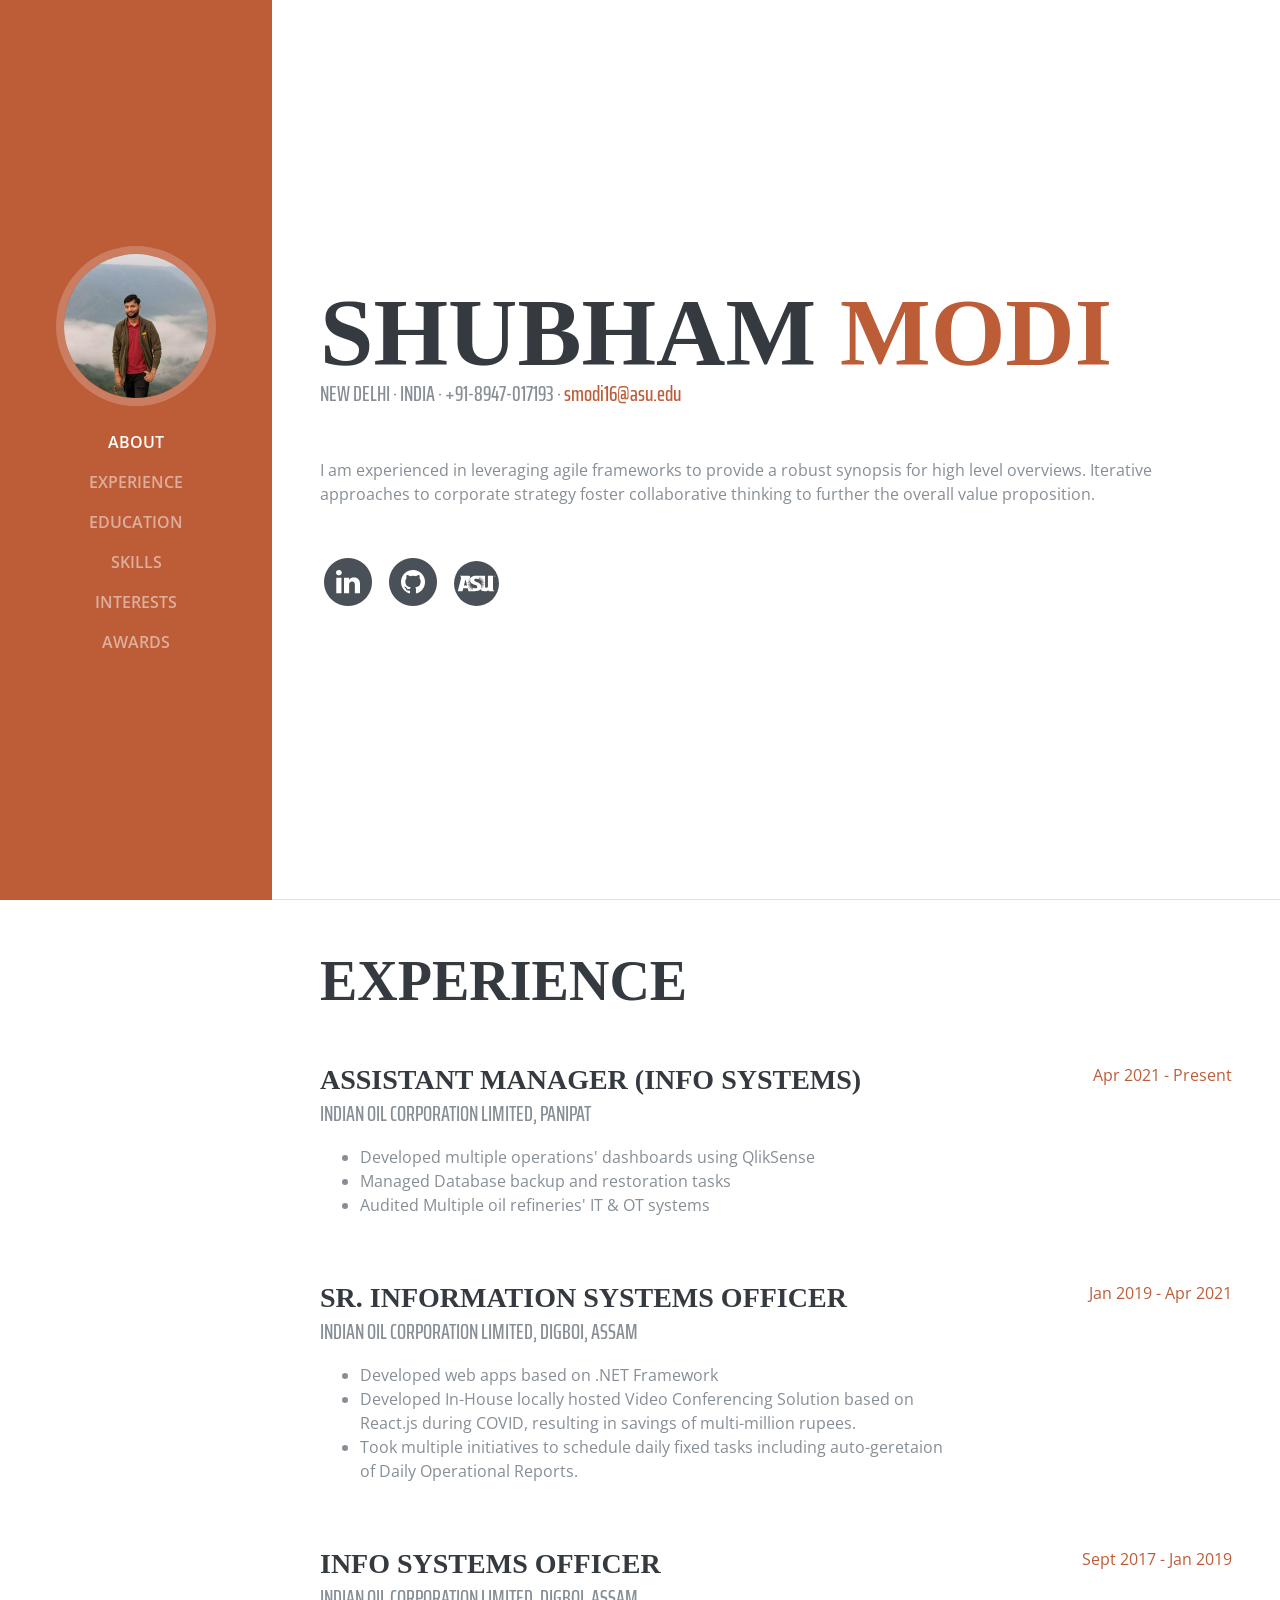
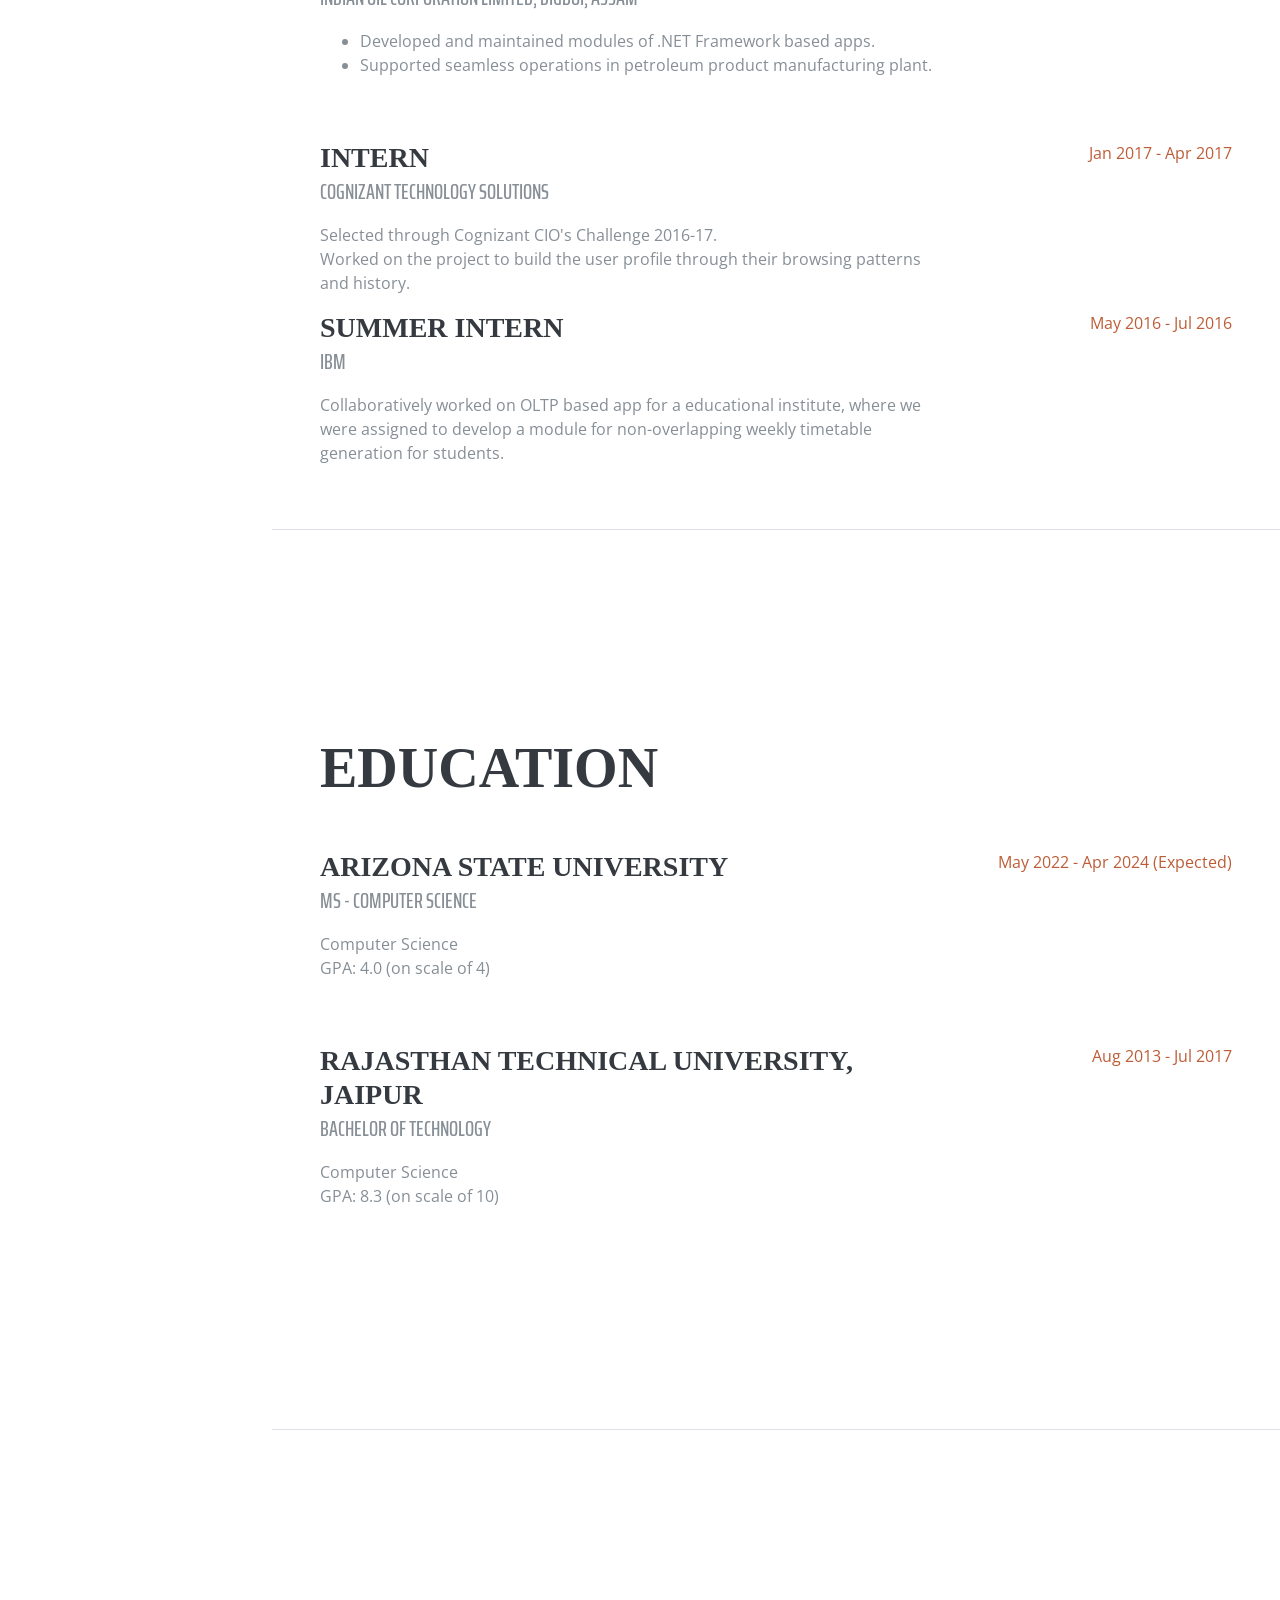
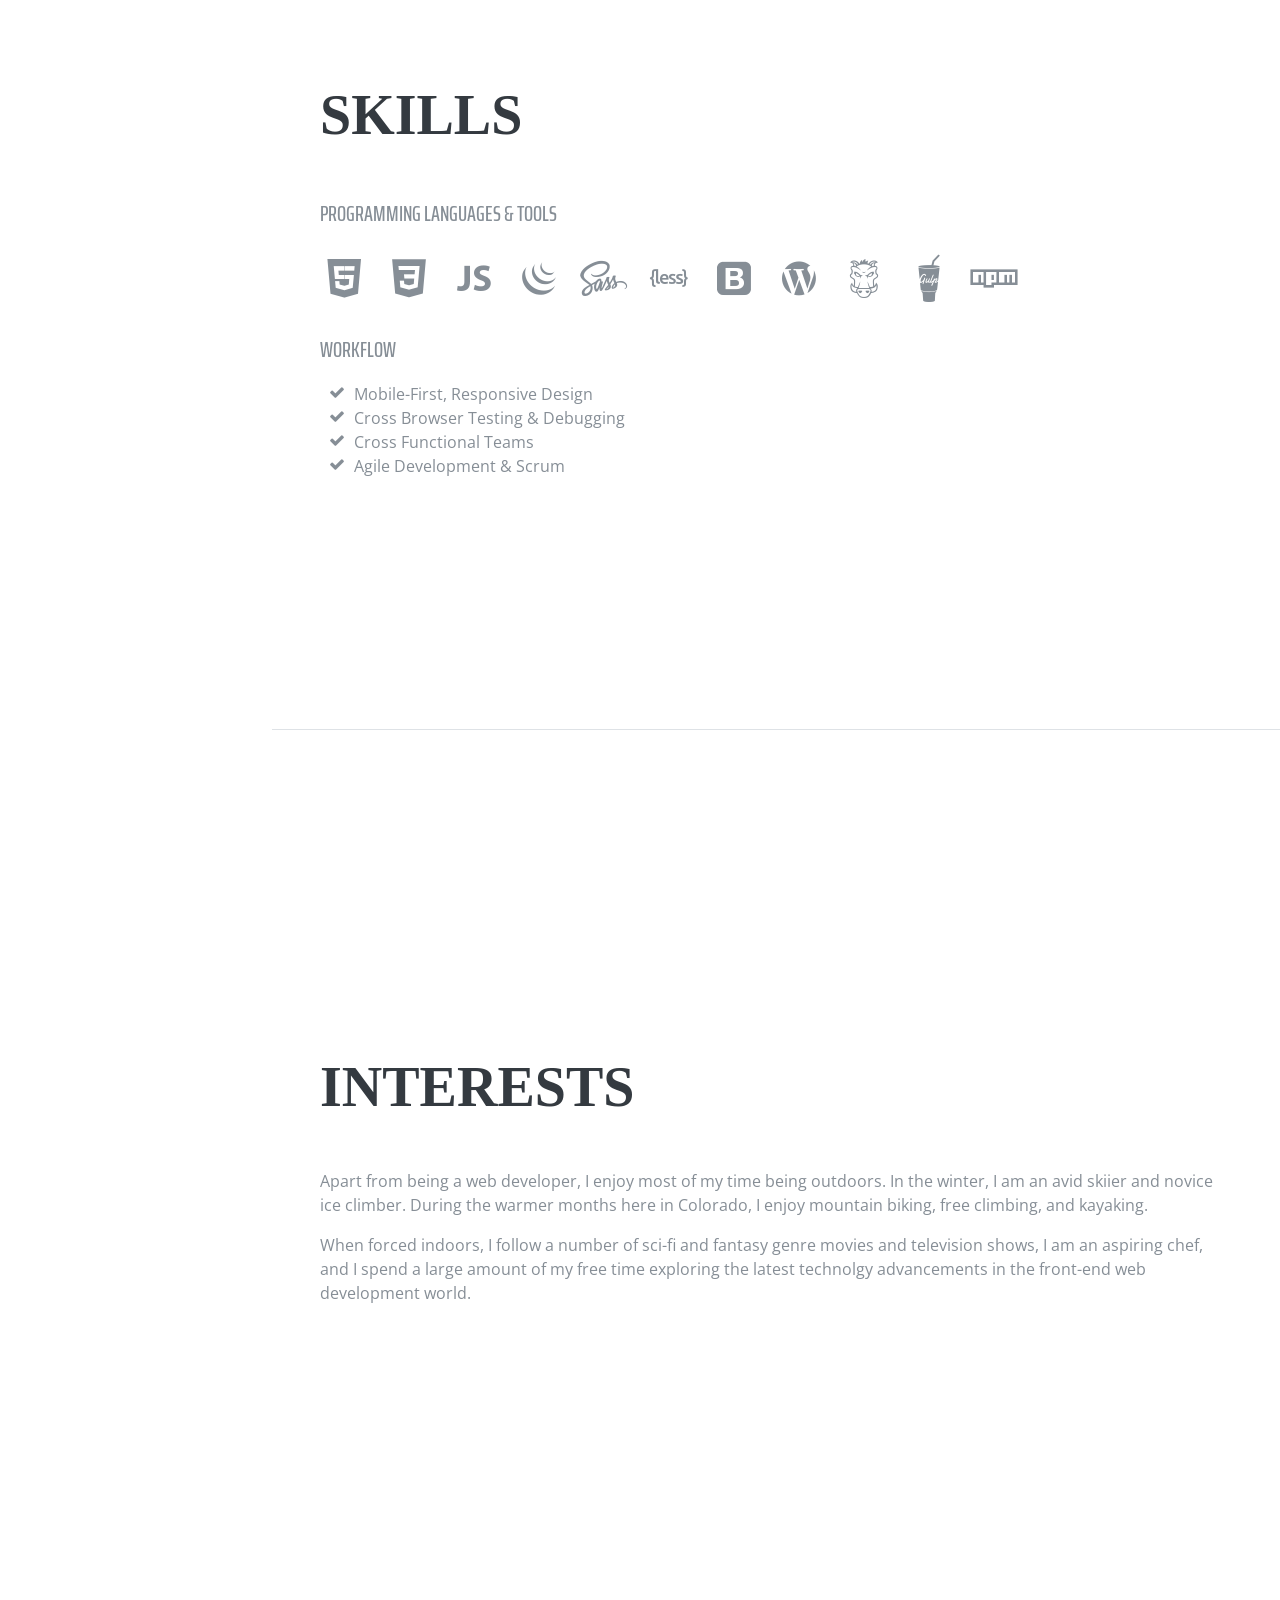
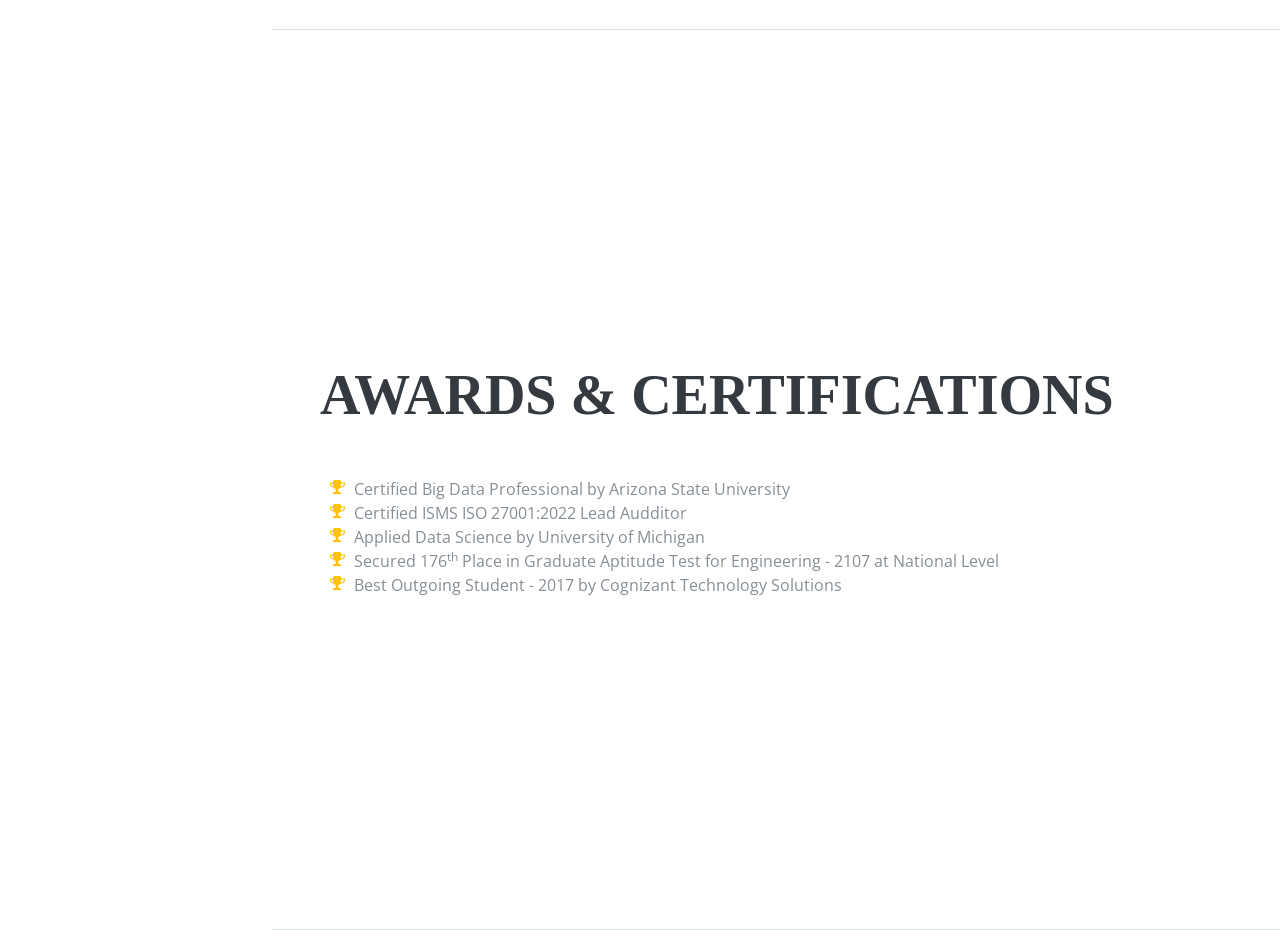
<file: index.html>
<!DOCTYPE html>
<html lang="en">

  <head>

    <meta charset="utf-8">
    <meta name="viewport" content="width=device-width, initial-scale=1, shrink-to-fit=no">
    <meta name="description" content="Shubham Modi is Computer Science graduate student of Arizona State University. He is also currently serving Indian Oil as Assistant Manager of Information Systems department.">
    <meta name="author" content="Shubham Modi">


    <link rel="canonical" href="https://shubham-modi.github.io/" />

    <title>Shubham Modi | Portfolio</title>

    <!-- Bootstrap core CSS -->
    <link href="vendor/bootstrap/css/bootstrap.min.css" rel="stylesheet">

    <!-- Custom fonts for this template -->
    <link href="https://fonts.googleapis.com/css?family=Saira+Extra+Condensed:100,200,300,400,500,600,700,800,900" rel="stylesheet">
    <link href="https://fonts.googleapis.com/css?family=Open+Sans:300,300i,400,400i,600,600i,700,700i,800,800i" rel="stylesheet">
    <link href="vendor/font-awesome/css/font-awesome.min.css" rel="stylesheet">
    <link href="vendor/devicons/css/devicons.min.css" rel="stylesheet">
    <link href="vendor/simple-line-icons/css/simple-line-icons.css" rel="stylesheet">

    <!-- Custom styles for this template -->
    <link href="css/resume.min.css" rel="stylesheet">

  </head>

  <body id="page-top">

    <nav class="navbar navbar-expand-lg navbar-dark bg-primary fixed-top" id="sideNav">
      <a class="navbar-brand js-scroll-trigger" href="#page-top">
        <span class="d-block d-lg-none">Shubham Modi</span>
        <span class="d-none d-lg-block">
          <img class="img-fluid img-profile rounded-circle mx-auto mb-2" src="img/Shubham2.jpg" alt="">
        </span>
      </a>
      <button class="navbar-toggler" type="button" data-toggle="collapse" data-target="#navbarSupportedContent" aria-controls="navbarSupportedContent" aria-expanded="false" aria-label="Toggle navigation">
        <span class="navbar-toggler-icon"></span>
      </button>
      <div class="collapse navbar-collapse" id="navbarSupportedContent">
        <ul class="navbar-nav">
          <li class="nav-item">
            <a class="nav-link js-scroll-trigger" href="#about">About</a>
          </li>
          <li class="nav-item">
            <a class="nav-link js-scroll-trigger" href="#experience">Experience</a>
          </li>
          <li class="nav-item">
            <a class="nav-link js-scroll-trigger" href="#education">Education</a>
          </li>
          <li class="nav-item">
            <a class="nav-link js-scroll-trigger" href="#skills">Skills</a>
          </li>
          <li class="nav-item">
            <a class="nav-link js-scroll-trigger" href="#interests">Interests</a>
          </li>
          <li class="nav-item">
            <a class="nav-link js-scroll-trigger" href="#awards">Awards</a>
          </li>
        </ul>
      </div>
    </nav>

    <div class="container-fluid p-0">

      <section class="resume-section p-3 p-lg-5 d-flex d-column" id="about">
        <div class="my-auto">
          <h1 class="mb-0">Shubham
            <span class="text-primary">Modi</span>
          </h1>
          <div class="subheading mb-5">New Delhi · India · +91-8947-017193 ·
            <a href="mailto:smodi16@asu.edu" style="text-transform: none;" target="_blank">smodi16@asu.edu</a>
          </div>
          <p class="mb-5">I am experienced in leveraging agile frameworks to provide a robust synopsis for high level overviews. Iterative approaches to corporate strategy foster collaborative thinking to further the overall value proposition.</p>
          <ul class="list-inline list-social-icons mb-0">
 <!--           <li class="list-inline-item">
              <a href="#">
                <span class="fa-stack fa-lg">
                  <i class="fa fa-circle fa-stack-2x"></i>
                  <i class="fa fa-facebook fa-stack-1x fa-inverse"></i>
                </span>
              </a>
            </li>
            <li class="list-inline-item">
              <a href="#">
                <span class="fa-stack fa-lg">
                  <i class="fa fa-circle fa-stack-2x"></i>
                  <i class="fa fa-twitter fa-stack-1x fa-inverse"></i>
                </span>
              </a>
            </li> -->
            <li class="list-inline-item">
              <a href="https://www.linkedin.com/in/modishubham/">
                <span class="fa-stack fa-lg">
                  <i class="fa fa-circle fa-stack-2x"></i>
                  <i class="fa fa-linkedin fa-stack-1x fa-inverse"></i>
                </span>
              </a>
            </li>
            <li class="list-inline-item">
              <a href="https://github.com/Shubham-Modi">
                <span class="fa-stack fa-lg">
                  <i class="fa fa-circle fa-stack-2x"></i>
                  <i class="fa fa-github fa-stack-1x fa-inverse"></i>
                </span>
              </a>
            </li>
			<li class="list-inline-item">
              <a href="https://search.asu.edu/profile/4315806">
                <span class="fa-stack fa-lg">
				<img src="img/asu-2-logo-svg-vector.svg" alt="Shubham Modi | ASU" height="45" style="background-color: #495057;border-radius: 50%;margin-left: 4px;
    margin-bottom: 3px;">
                  
				  
                </span>
              </a>
            </li>
          </ul>
        </div>
      </section>

      <section class="resume-section p-3 p-lg-5 d-flex flex-column" id="experience">
        <div class="my-auto">
          <h2 class="mb-5">Experience</h2>

          <div class="resume-item d-flex flex-column flex-md-row mb-5">
            <div class="resume-content mr-auto">
              <h3 class="mb-0">Assistant Manager (Info Systems)</h3>
              <div class="subheading mb-3">Indian Oil Corporation Limited, Panipat</div>
              <ul>
				<li>Developed multiple operations' dashboards using QlikSense</li>
				<li>Managed Database backup and restoration tasks</li>
				<li>Audited Multiple oil refineries' IT & OT systems</li>
			  </ul>
            </div>
            <div class="resume-date text-md-right">
              <span class="text-primary">Apr 2021 - Present</span>
            </div>
          </div>

          <div class="resume-item d-flex flex-column flex-md-row mb-5">
            <div class="resume-content mr-auto">
              <h3 class="mb-0">Sr. Information Systems Officer</h3>
				  <div class="subheading mb-3">Indian Oil Corporation Limited, Digboi, Assam</div>
				  <ul>
					<li>Developed web apps based on .NET Framework</li>
					<li>Developed In-House locally hosted Video Conferencing Solution based on React.js during COVID, resulting in savings of multi-million rupees.</li>
					<li>Took multiple initiatives to schedule daily fixed tasks including auto-geretaion of Daily Operational Reports.</li>
				  </ul>
				  
            </div>
            <div class="resume-date text-md-right">
              <span class="text-primary">Jan 2019 - Apr 2021</span>
            </div>
          </div>

          <div class="resume-item d-flex flex-column flex-md-row mb-5">
            <div class="resume-content mr-auto">
              <h3 class="mb-0">Info Systems Officer</h3>
				  <div class="subheading mb-3">Indian Oil Corporation Limited, Digboi, Assam</div>
				  <ul>
					<li>Developed and maintained modules of .NET Framework based apps.</li>
					<li>Supported seamless operations in petroleum product manufacturing plant.</li>
				  </ul>
				  
            </div>
            <div class="resume-date text-md-right">
              <span class="text-primary">Sept 2017 - Jan 2019</span>
            </div>
          </div>

          <div class="resume-item d-flex flex-column flex-md-row">
            <div class="resume-content mr-auto">
              <h3 class="mb-0">Intern</h3>
              <div class="subheading mb-3">Cognizant Technology Solutions</div>
              <p>Selected through Cognizant CIO's Challenge 2016-17.<br/>Worked on the project to build the user profile through their browsing patterns and history.</p>
            </div>
            <div class="resume-date text-md-right">
              <span class="text-primary">Jan 2017 - Apr 2017</span>
            </div>
          </div>
		  
		  <div class="resume-item d-flex flex-column flex-md-row">
            <div class="resume-content mr-auto">
              <h3 class="mb-0">Summer Intern</h3>
              <div class="subheading mb-3">IBM</div>
              <p>Collaboratively worked on OLTP based app for a educational institute, where we were assigned to develop a module for non-overlapping weekly timetable generation for students.</p>
            </div>
            <div class="resume-date text-md-right">
              <span class="text-primary">May 2016 - Jul 2016</span>
            </div>
          </div>

        </div>

      </section>

      <section class="resume-section p-3 p-lg-5 d-flex flex-column" id="education">
        <div class="my-auto">
          <h2 class="mb-5">Education</h2>

          <div class="resume-item d-flex flex-column flex-md-row mb-5">
            <div class="resume-content mr-auto">
              <h3 class="mb-0">Arizona State University</h3>
              <div class="subheading mb-3">MS - Computer Science</div>
              <div>Computer Science</div>
              <p>GPA: 4.0 (on scale of 4)</p>
            </div>
            <div class="resume-date text-md-right">
              <span class="text-primary">May 2022 - Apr 2024 (Expected)</span>
            </div>
          </div>

          <div class="resume-item d-flex flex-column flex-md-row">
            <div class="resume-content mr-auto">
              <h3 class="mb-0">Rajasthan Technical University, Jaipur</h3>
              <div class="subheading mb-3">Bachelor of Technology</div>
			  <div>Computer Science</div>
              <p>GPA: 8.3 (on scale of 10)</p>
            </div>
            <div class="resume-date text-md-right">
              <span class="text-primary">Aug 2013 - Jul 2017</span>
            </div>
          </div>

        </div>
      </section>

      <section class="resume-section p-3 p-lg-5 d-flex flex-column" id="skills">
        <div class="my-auto">
          <h2 class="mb-5">Skills</h2>

          <div class="subheading mb-3">Programming Languages &amp; Tools</div>
          <ul class="list-inline list-icons">
            <li class="list-inline-item">
              <i class="devicons devicons-html5"></i>
            </li>
            <li class="list-inline-item">
              <i class="devicons devicons-css3"></i>
            </li>
            <li class="list-inline-item">
              <i class="devicons devicons-javascript"></i>
            </li>
            <li class="list-inline-item">
              <i class="devicons devicons-jquery"></i>
            </li>
            <li class="list-inline-item">
              <i class="devicons devicons-sass"></i>
            </li>
            <li class="list-inline-item">
              <i class="devicons devicons-less"></i>
            </li>
            <li class="list-inline-item">
              <i class="devicons devicons-bootstrap"></i>
            </li>
            <li class="list-inline-item">
              <i class="devicons devicons-wordpress"></i>
            </li>
            <li class="list-inline-item">
              <i class="devicons devicons-grunt"></i>
            </li>
            <li class="list-inline-item">
              <i class="devicons devicons-gulp"></i>
            </li>
            <li class="list-inline-item">
              <i class="devicons devicons-npm"></i>
            </li>
          </ul>

          <div class="subheading mb-3">Workflow</div>
          <ul class="fa-ul mb-0">
            <li>
              <i class="fa-li fa fa-check"></i>
              Mobile-First, Responsive Design</li>
            <li>
              <i class="fa-li fa fa-check"></i>
              Cross Browser Testing &amp; Debugging</li>
            <li>
              <i class="fa-li fa fa-check"></i>
              Cross Functional Teams</li>
            <li>
              <i class="fa-li fa fa-check"></i>
              Agile Development &amp; Scrum</li>
          </ul>
        </div>
      </section>

      <section class="resume-section p-3 p-lg-5 d-flex flex-column" id="interests">
        <div class="my-auto">
          <h2 class="mb-5">Interests</h2>
          <p>Apart from being a web developer, I enjoy most of my time being outdoors. In the winter, I am an avid skiier and novice ice climber. During the warmer months here in Colorado, I enjoy mountain biking, free climbing, and kayaking.</p>
          <p class="mb-0">When forced indoors, I follow a number of sci-fi and fantasy genre movies and television shows, I am an aspiring chef, and I spend a large amount of my free time exploring the latest technolgy advancements in the front-end web development world.</p>
        </div>
      </section>

      <section class="resume-section p-3 p-lg-5 d-flex flex-column" id="awards">
        <div class="my-auto">
          <h2 class="mb-5">Awards &amp; Certifications</h2>
          <ul class="fa-ul mb-0">

	  <li>
              <i class="fa-li fa fa-trophy text-warning"></i>
              Certified Big Data Professional by Arizona State University</li>
		  
	<li>
              <i class="fa-li fa fa-trophy text-warning"></i>
              Certified ISMS ISO 27001:2022 Lead Audditor</li>
		  
            <li>
              <i class="fa-li fa fa-trophy text-warning"></i>
              Applied Data Science by University of Michigan</li>
            <li>
            
            <li>
              <i class="fa-li fa fa-trophy text-warning"></i>
              Secured 176<sup>th</sup> Place in Graduate Aptitude Test for Engineering - 2107 at National Level</li>
            <li>
              <i class="fa-li fa fa-trophy text-warning"></i>
                Best Outgoing Student - 2017 by Cognizant Technology Solutions</li>
          </ul>
        </div>
      </section>

    </div>

    <!-- Bootstrap core JavaScript -->
    <script src="vendor/jquery/jquery.min.js"></script>
    <script src="vendor/bootstrap/js/bootstrap.bundle.min.js"></script>

    <!-- Plugin JavaScript -->
    <script src="vendor/jquery-easing/jquery.easing.min.js"></script>

    <!-- Custom scripts for this template -->
    <script src="js/resume.min.js"></script>

  </body>

</html>
</file>
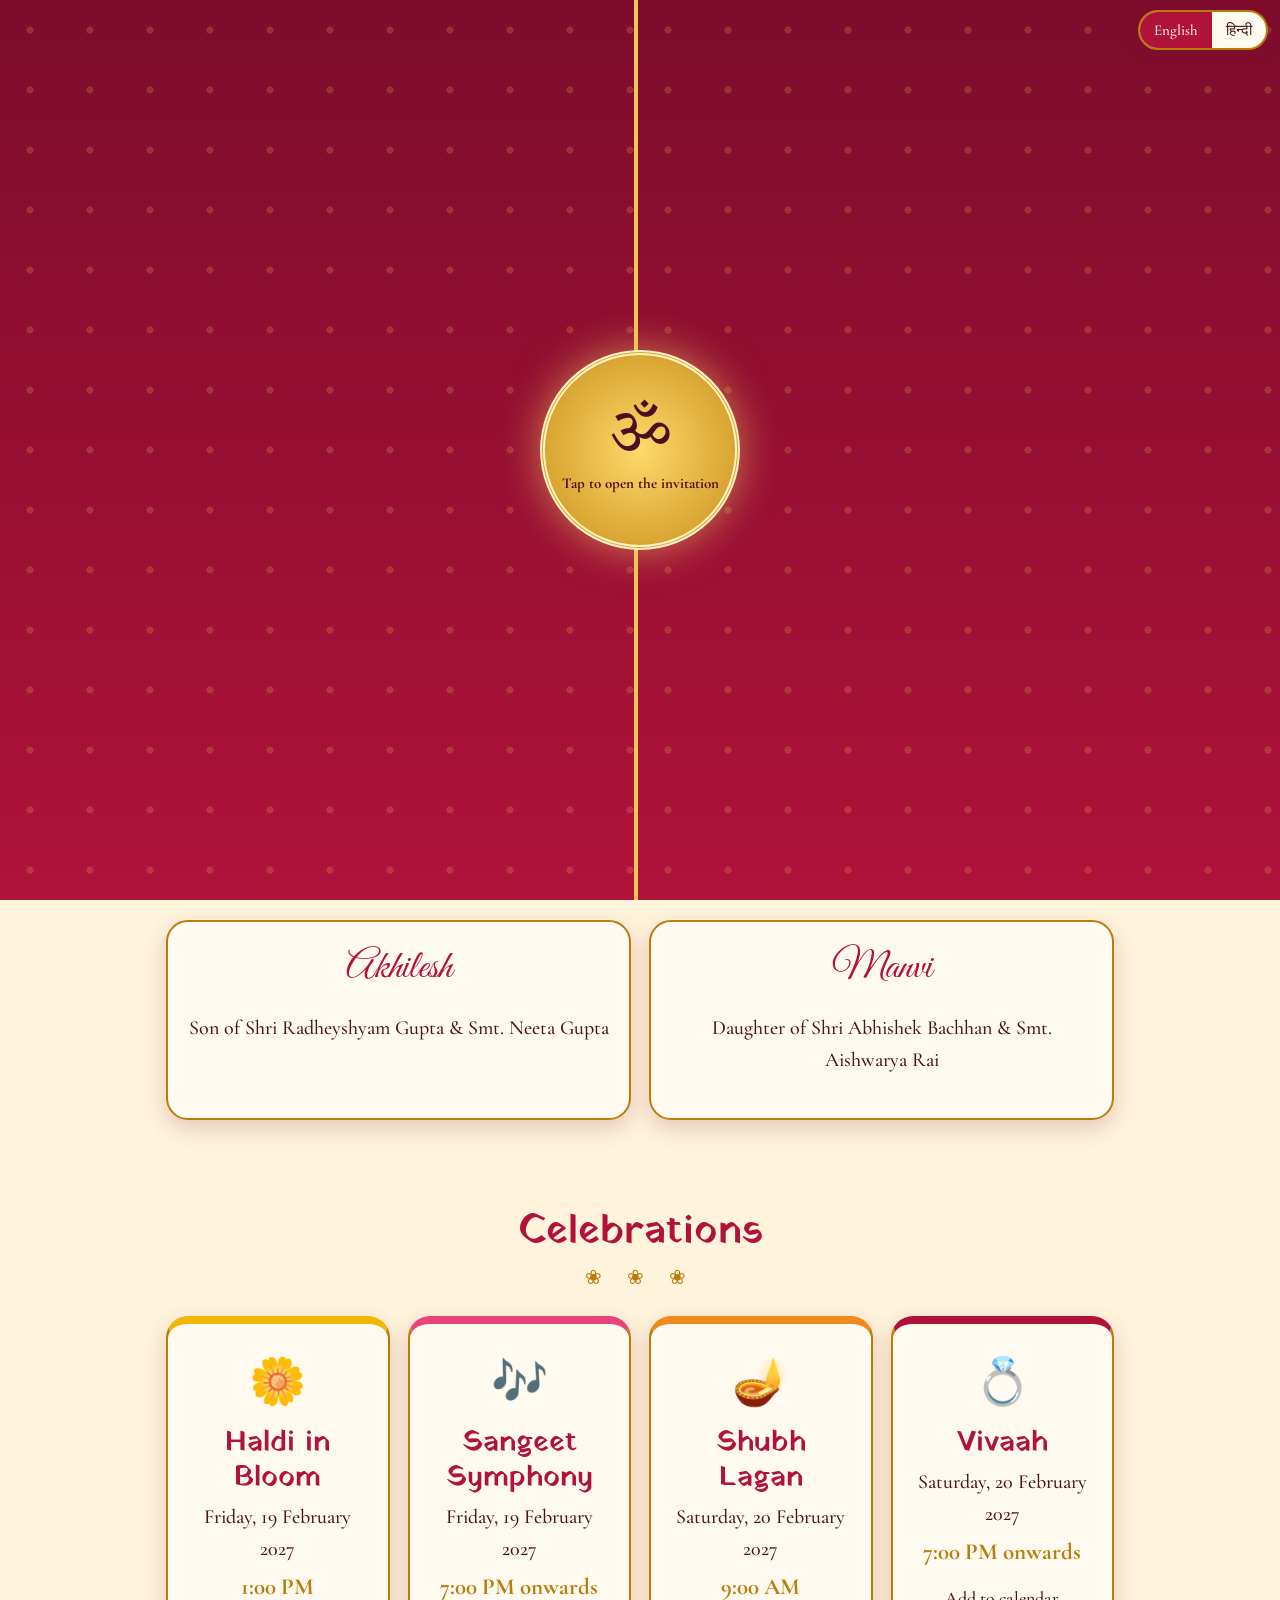
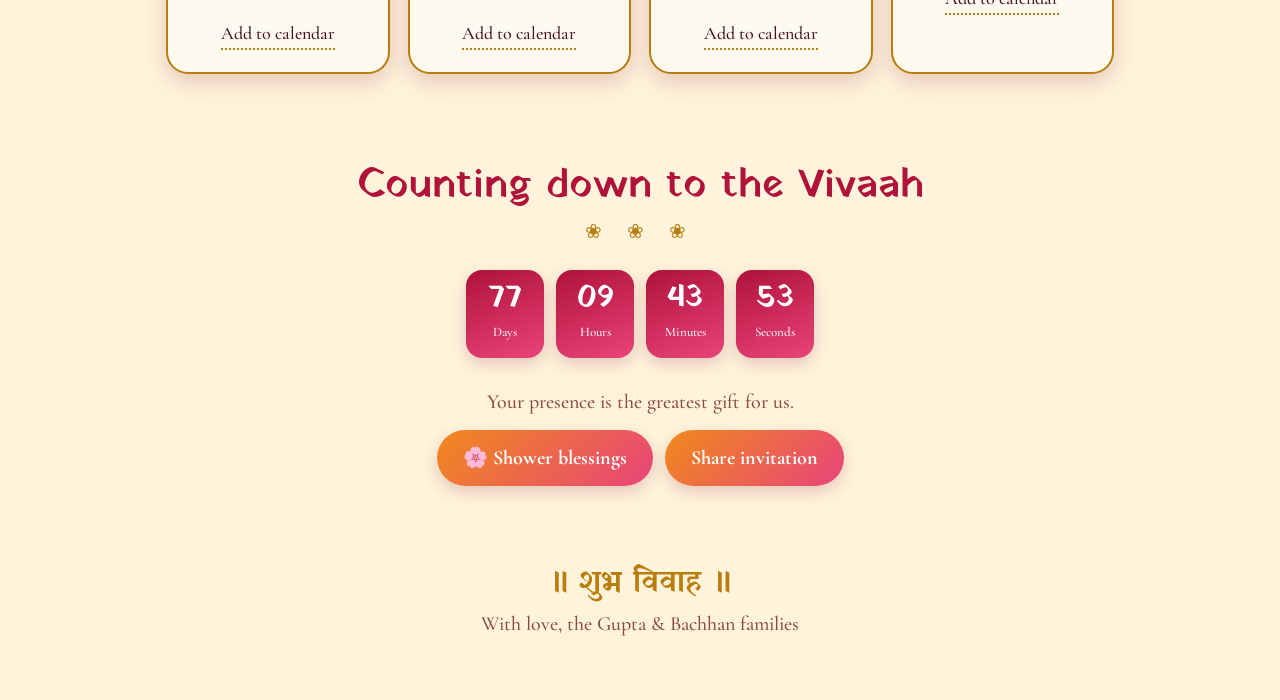
<file: Invitation1.html>
<!DOCTYPE html>
<html lang="en"><head><meta charset="utf-8">
<meta name="viewport" content="width=device-width, initial-scale=1, viewport-fit=cover">
<title>Akhilesh &amp; Manvi – Wedding Invitation</title>
<link href="https://fonts.googleapis.com/css2?family=Great+Vibes&family=Cormorant+Garamond:wght@500;700&family=Tiro+Devanagari+Hindi&family=Yatra+One&display=swap" rel="stylesheet">
<style>
:root{--bg:#fff3dc;--card:#fffaf0;--ink:#4a1020;--mut:#8a4b3a;--gold:#b97d0c;--red:#b0123a;--sh:rgba(120,30,40,.2);--door:#7d0c2c;box-sizing:border-box;padding-top:env(safe-area-inset-top,0px);padding-bottom:env(safe-area-inset-bottom,0px)}
@media(prefers-color-scheme:dark){:root:not([data-theme="light"]){--bg:#2b0714;--card:#3d0d1d;--ink:#ffe9c7;--mut:#ebb98f;--gold:#f2c45a;--red:#ff7d9c;--sh:rgba(0,0,0,.5);--door:#5a061e;color-scheme:dark}}
:root[data-theme="dark"]{--bg:#2b0714;--card:#3d0d1d;--ink:#ffe9c7;--mut:#ebb98f;--gold:#f2c45a;--red:#ff7d9c;--sh:rgba(0,0,0,.5);--door:#5a061e;color-scheme:dark}
html{scroll-padding-top:env(safe-area-inset-top,0px)}
*{box-sizing:border-box}
body{margin:0;background:var(--bg);color:var(--ink);font:500 clamp(17px,2.4vw,20px)/1.6 'Cormorant Garamond',Georgia,serif;text-align:center;overflow-x:hidden}
html[lang=hi] body{font-family:'Tiro Devanagari Hindi',Georgia,serif;line-height:1.7}
body.lock{overflow:hidden;height:100%}
html[lang=hi] .en,html[lang=en] .hi{display:none}
.gt{font-family:'Yatra One','Tiro Devanagari Hindi',serif;color:var(--gold)}
/* language switch */
.lg{position:fixed;top:calc(10px + env(safe-area-inset-top,0px));right:12px;z-index:60;display:flex;background:var(--card);border:2px solid var(--gold);border-radius:30px;overflow:hidden;box-shadow:0 4px 14px var(--sh)}
.lg button{font:inherit;font-size:15px;border:0;background:none;color:var(--ink);padding:6px 14px;cursor:pointer}
.lg button.on{background:var(--red);color:#fff}
.lg button:focus-visible,#open:focus-visible,.btn:focus-visible{outline:3px solid var(--gold);outline-offset:2px}
/* gate */
#gate{position:fixed;inset:0;z-index:50;display:grid;place-items:center}
.door{position:absolute;top:0;bottom:0;width:50.5%;background:radial-gradient(circle at 50% 50%,#f2c45a33 0 8%,transparent 9%) 0 0/60px 60px,linear-gradient(var(--door),#b0123a);border:0 solid #f2c45a;transition:transform 1.5s cubic-bezier(.7,0,.2,1)}
.door.l{left:0;border-right-width:4px}.door.r{right:0;border-left-width:4px}
#gate.go .l{transform:translateX(-101%)}#gate.go .r{transform:translateX(101%)}
#gate.go #open{opacity:0;transform:scale(2);pointer-events:none}
#open{position:relative;width:200px;height:200px;border-radius:50%;border:5px double #fff3c4;background:radial-gradient(circle,#ffd86b,#c8901a);color:#4a1020;font:inherit;cursor:pointer;display:grid;place-content:center;gap:2px;animation:pulse 1.8s infinite;transition:.6s;box-shadow:0 0 40px #f2c45a99}
#open .om{font-size:64px;line-height:1;font-family:'Tiro Devanagari Hindi',serif}
#open b{font-size:15px}
@keyframes pulse{50%{transform:scale(1.07);box-shadow:0 0 70px #f2c45acc}}
/* toran + hero */
.toran{height:46px;background:url("data:image/svg+xml,%3Csvg xmlns='http://www.w3.org/2000/svg' width='160' height='46'%3E%3Crect width='160' height='5' fill='%23c8901a'/%3E%3Cpath fill='%23f08a1c' d='M0 5h40L20 44z'/%3E%3Cpath fill='%23e8447a' d='M40 5h40L60 44z'/%3E%3Cpath fill='%232a9d6a' d='M80 5h40l-20 39z'/%3E%3Cpath fill='%23f2c45a' d='M120 5h40l-20 39z'/%3E%3C/svg%3E") repeat-x;transform-origin:top;animation:sway 4s ease-in-out infinite alternate}
@keyframes sway{to{transform:skewX(2deg)}}
.hero{position:relative;padding:34px 18px 60px;overflow:hidden;background:radial-gradient(ellipse at 50% 0,#f08a1c44,transparent 60%),radial-gradient(ellipse at 50% 100%,#e8447a33,transparent 60%)}
.hero::before{content:"";position:absolute;left:50%;top:50%;width:150vmin;height:150vmin;margin:-75vmin;border-radius:50%;background:repeating-conic-gradient(from 0deg,#f2c45a30 0 6deg,transparent 6deg 15deg);-webkit-mask:radial-gradient(circle,transparent 18%,#000 19%,#000 60%,transparent 61%);mask:radial-gradient(circle,transparent 18%,#000 19%,#000 60%,transparent 61%);animation:spin 80s linear infinite}
@keyframes spin{to{transform:rotate(360deg)}}
.hero>*{position:relative}
.sub{color:var(--mut);max-width:30em;margin:.6em auto}
.names{margin:.2em 0;display:grid;gap:0;font-family:'Great Vibes',cursive;font-weight:400;font-size:clamp(58px,17vw,120px);line-height:1.05;color:var(--red);text-shadow:0 3px 0 var(--sh)}
html[lang=hi] .names{font-family:'Yatra One',serif;font-size:clamp(46px,13vw,92px)}
.amp{font-size:.5em;color:var(--gold);animation:beat 1.3s infinite}
@keyframes beat{30%{transform:scale(1.35)}60%{transform:scale(1)}}
.date{display:inline-block;margin-top:14px;padding:10px 26px;border:2px solid var(--gold);border-radius:60px;background:var(--card);font-size:1.35em;font-weight:700;box-shadow:0 6px 18px var(--sh)}
.hint{font-size:.85em;color:var(--mut);margin-top:16px}
/* sections */
section{padding:44px 16px;max-width:980px;margin:auto}
h2{font:400 clamp(28px,6vw,40px)/1.2 'Yatra One','Tiro Devanagari Hindi',serif;color:var(--red);margin:0 0 6px}
.div{color:var(--gold);letter-spacing:.5em;margin-bottom:22px}
.fam{display:grid;grid-template-columns:repeat(auto-fit,minmax(260px,1fr));gap:18px}
.card{background:var(--card);border:2px solid var(--gold);border-radius:22px;padding:22px 18px;box-shadow:0 8px 22px var(--sh)}
.card h3{margin:0;font:400 2em/1.2 'Great Vibes',cursive;color:var(--red)}
html[lang=hi] .card h3{font-family:'Yatra One',serif;font-size:1.6em}
.evs{display:grid;grid-template-columns:repeat(auto-fit,minmax(220px,1fr));gap:18px}
.ev{border-top:8px solid var(--c);transition:transform .35s,box-shadow .35s;cursor:pointer}
.ev:hover,.ev.pop{transform:translateY(-8px) rotate(-1.2deg);box-shadow:0 16px 30px var(--sh)}
.ev .ic{font-size:46px;display:block;transition:transform .5s}
.ev.pop .ic{transform:rotate(360deg) scale(1.3)}
.ev h3{font:400 1.45em/1.2 'Yatra One','Tiro Devanagari Hindi',serif;color:var(--red);margin:.2em 0}
.ev p{margin:.15em 0}.ev .tm{font-weight:700;color:var(--gold);font-size:1.15em}
.cal{display:inline-block;margin-top:10px;font-size:.9em;color:var(--ink);border-bottom:2px dotted var(--gold);text-decoration:none}
.cd{display:flex;justify-content:center;gap:12px;flex-wrap:wrap}
.cd div{width:78px;padding:12px 0;border-radius:16px;background:linear-gradient(160deg,var(--red),#e8447a);color:#fff;box-shadow:0 6px 16px var(--sh)}
.cd b{display:block;font:400 32px/1 'Yatra One',serif}.cd small{font-size:13px}
.btns{display:flex;gap:12px;justify-content:center;flex-wrap:wrap;margin-top:6px}
.btn{font:inherit;font-weight:700;cursor:pointer;border:0;border-radius:40px;padding:12px 26px;color:#fff;background:linear-gradient(135deg,#f08a1c,#e8447a);box-shadow:0 6px 16px var(--sh);transition:transform .2s}
.btn:active{transform:scale(.94)}
footer{padding:30px 16px 60px;color:var(--mut)}
footer .gt{font-size:1.5em;display:block}
/* particles */
.pt{position:fixed;top:-40px;z-index:40;pointer-events:none;animation:fall linear forwards}
@keyframes fall{to{transform:translate(40px,110vh) rotate(540deg)}}
.cf{position:fixed;z-index:70;width:9px;height:14px;pointer-events:none;border-radius:2px}
.rv{opacity:0;transform:translateY(24px) scale(.96);transition:1s}.rv.in{opacity:1;transform:none}
@media(prefers-reduced-motion:reduce){*{animation:none!important;transition-duration:.01s!important}}
</style></head>
<body class="lock">
<div class="lg" role="group" aria-label="Language"><button data-l="en" class="on">English</button><button data-l="hi">हिन्दी</button></div>

<div id="gate"><div class="door l"></div><div class="door r"></div>
<button id="open"><span class="om">ॐ</span><b class="en">Tap to open the invitation</b><b class="hi">निमंत्रण खोलें</b></button></div>

<div class="toran"></div>
<header class="hero">
<div class="gt" style="font-size:1.5em">॥ श्री गणेशाय नमः ॥</div>
<p class="sub"><span class="en">With the blessings of the Almighty and our elders, we joyfully invite you and your family to celebrate the wedding of</span><span class="hi">ईश्वर एवं बड़ों के आशीर्वाद से, हम सपरिवार आपको अपने विवाह उत्सव में सादर आमंत्रित करते हैं</span></p>
<h1 class="names"><span><span class="en">Akhilesh</span><span class="hi">अखिलेश</span></span><span class="amp">♥</span><span><span class="en">Manvi</span><span class="hi">मानवी</span></span></h1>
<div class="date"><span class="en">Saturday, 20 February 2027</span><span class="hi">शनिवार, 20 फरवरी 2027</span></div>
<p class="hint"><span class="en">Tap anywhere for a little celebration ✨</span><span class="hi">उत्सव के लिए कहीं भी छुएँ ✨</span></p>
</header>

<section class="rv">
<h2><span class="en">Our Families</span><span class="hi">हमारे परिवार</span></h2><div class="div">❀ ❀ ❀</div>
<div class="fam">
<div class="card"><h3><span class="en">Akhilesh</span><span class="hi">अखिलेश</span></h3>
<p class="en">Son of Shri Radheyshyam Gupta &amp; Smt. Neeta Gupta</p><p class="hi">श्री राधेश्याम गुप्ता एवं श्रीमती नीता गुप्ता के सुपुत्र</p></div>
<div class="card"><h3><span class="en">Manvi</span><span class="hi">मानवी</span></h3>
<p class="en">Daughter of Shri Abhishek Bachhan &amp; Smt. Aishwarya Rai</p><p class="hi">श्री अभिषेक बच्चन एवं श्रीमती ऐश्वर्या राय की सुपुत्री</p></div>
</div></section>

<section class="rv">
<h2><span class="en">Celebrations</span><span class="hi">उत्सव कार्यक्रम</span></h2><div class="div">❀ ❀ ❀</div>
<div class="evs">
<div class="card ev" style="--c:#f2b705" data-t="Haldi in Bloom" data-s="20270219T130000" data-e="20270219T160000"><span class="ic">🌼</span><h3><span class="en">Haldi in Bloom</span><span class="hi">हल्दी इन ब्लूम</span></h3>
<p><span class="en">Friday, 19 February 2027</span><span class="hi">शुक्रवार, 19 फरवरी 2027</span></p><p class="tm"><span class="en">1:00 PM</span><span class="hi">दोपहर 1:00 बजे</span></p>
<a class="cal"><span class="en">Add to calendar</span><span class="hi">कैलेंडर में जोड़ें</span></a></div>
<div class="card ev" style="--c:#e8447a" data-t="Sangeet Symphony" data-s="20270219T190000" data-e="20270219T230000"><span class="ic">🎶</span><h3><span class="en">Sangeet Symphony</span><span class="hi">संगीत सिम्फनी</span></h3>
<p><span class="en">Friday, 19 February 2027</span><span class="hi">शुक्रवार, 19 फरवरी 2027</span></p><p class="tm"><span class="en">7:00 PM onwards</span><span class="hi">शाम 7:00 बजे से</span></p>
<a class="cal"><span class="en">Add to calendar</span><span class="hi">कैलेंडर में जोड़ें</span></a></div>
<div class="card ev" style="--c:#f08a1c" data-t="Shubh Lagan" data-s="20270220T090000" data-e="20270220T110000"><span class="ic">🪔</span><h3><span class="en">Shubh Lagan</span><span class="hi">शुभ लग्न</span></h3>
<p><span class="en">Saturday, 20 February 2027</span><span class="hi">शनिवार, 20 फरवरी 2027</span></p><p class="tm"><span class="en">9:00 AM</span><span class="hi">प्रातः 9:00 बजे</span></p>
<a class="cal"><span class="en">Add to calendar</span><span class="hi">कैलेंडर में जोड़ें</span></a></div>
<div class="card ev" style="--c:#b0123a" data-t="Vivaah" data-s="20270220T190000" data-e="20270220T230000"><span class="ic">💍</span><h3><span class="en">Vivaah</span><span class="hi">विवाह</span></h3>
<p><span class="en">Saturday, 20 February 2027</span><span class="hi">शनिवार, 20 फरवरी 2027</span></p><p class="tm"><span class="en">7:00 PM onwards</span><span class="hi">शाम 7:00 बजे से</span></p>
<a class="cal"><span class="en">Add to calendar</span><span class="hi">कैलेंडर में जोड़ें</span></a></div>
</div></section>

<section class="rv">
<h2><span class="en">Counting down to the Vivaah</span><span class="hi">विवाह में शेष समय</span></h2><div class="div">❀ ❀ ❀</div>
<div class="cd"><div><b id="cd">00</b><small><span class="en">Days</span><span class="hi">दिन</span></small></div><div><b id="ch">00</b><small><span class="en">Hours</span><span class="hi">घंटे</span></small></div><div><b id="cm">00</b><small><span class="en">Minutes</span><span class="hi">मिनट</span></small></div><div><b id="cs">00</b><small><span class="en">Seconds</span><span class="hi">सेकंड</span></small></div></div>
<p style="margin-top:28px" class="sub"><span class="en">Your presence is the greatest gift for us.</span><span class="hi">आपकी उपस्थिति ही हमारे लिए सबसे बड़ा उपहार है।</span></p>
<div class="btns"><button class="btn" id="bless"><span class="en">🌸 Shower blessings</span><span class="hi">🌸 आशीर्वाद बरसाएँ</span></button><button class="btn" id="share"><span class="en">Share invitation</span><span class="hi">निमंत्रण साझा करें</span></button></div>
</section>

<footer><span class="gt">॥ शुभ विवाह ॥</span><span class="en">With love, the Gupta &amp; Bachhan families</span><span class="hi">सप्रेम, गुप्ता एवं बच्चन परिवार</span></footer>

<script>
const $=s=>document.querySelector(s),$$=s=>[...document.querySelectorAll(s)],R=document.documentElement;
const rm=matchMedia('(prefers-reduced-motion:reduce)').matches;
function setL(l){R.lang=l;try{localStorage.setItem('lang',l)}catch(e){}$$('.lg button').forEach(b=>b.classList.toggle('on',b.dataset.l==l))}
let sl='en';try{sl=localStorage.getItem('lang')||'en'}catch(e){}
setL(sl);$$('.lg button').forEach(b=>b.onclick=()=>setL(b.dataset.l));
const em=['🌸','🌼','🏵️','🌺','✨'];
function petal(){const p=document.createElement('i');p.className='pt';p.textContent=em[Math.random()*5|0];p.style.cssText=`left:${Math.random()*100}vw;font-size:${14+Math.random()*16}px;animation-duration:${6+Math.random()*7}s`;document.body.appendChild(p);setTimeout(()=>p.remove(),13500)}
function burst(x,y,n){const c=['#e8447a','#f08a1c','#f2c45a','#2a9d6a','#b0123a','#7a3fc4'];for(let i=0;i<n;i++){const d=document.createElement('b');d.className='cf';d.style.cssText=`left:${x}px;top:${y}px;background:${c[i%6]}`;document.body.appendChild(d);const a=Math.random()*6.28,r=60+Math.random()*150;d.animate([{transform:'none',opacity:1},{transform:`translate(${Math.cos(a)*r}px,${Math.sin(a)*r+90}px) rotate(${Math.random()*720}deg)`,opacity:0}],{duration:1100+Math.random()*600,easing:'cubic-bezier(.2,.7,.3,1)'}).onfinish=()=>d.remove()}}
$('#open').onclick=()=>{$('#gate').classList.add('go');document.body.classList.remove('lock');burst(innerWidth/2,innerHeight/2,70);if(!rm){for(let i=0;i<28;i++)setTimeout(petal,i*110);setInterval(petal,800)}setTimeout(()=>$('#gate').remove(),1700)};
addEventListener('click',e=>{if(!e.target.closest('#gate'))burst(e.clientX,e.clientY,16)});
$('#bless').onclick=()=>{for(let i=0;i<40;i++)setTimeout(petal,i*60)};
$$('.ev').forEach(c=>{c.onclick=()=>{c.classList.add('pop');setTimeout(()=>c.classList.remove('pop'),700)};const a=c.querySelector('.cal');a.href='https://calendar.google.com/calendar/render?action=TEMPLATE&text='+encodeURIComponent(c.dataset.t+' – Akhilesh & Manvi')+'&dates='+c.dataset.s+'/'+c.dataset.e+'&ctz=Asia/Kolkata';a.target='_blank';a.rel='noopener'});
$('#share').onclick=()=>{const t=R.lang=='hi'?'अखिलेश ♥ मानवी – विवाह निमंत्रण, 20 फरवरी 2027':'Akhilesh ♥ Manvi – Wedding Invitation, 20 Feb 2027';try{if(navigator.share)return navigator.share({title:t,url:location.href})}catch(e){}open('https://wa.me/?text='+encodeURIComponent(t+' '+location.href),'_blank')};
const T=new Date('2027-02-20T19:00:00+05:30');
function tick(){const d=Math.max(0,T-Date.now())/1000|0,v=[d/86400|0,d%86400/3600|0,d%3600/60|0,d%60];['cd','ch','cm','cs'].forEach((k,i)=>$('#'+k).textContent=String(v[i]).padStart(2,'0'))}
tick();setInterval(tick,1000);
const io=new IntersectionObserver(es=>es.forEach(e=>{if(e.isIntersecting){e.target.classList.add('in');io.unobserve(e.target)}}),{threshold:.15});
$$('.rv').forEach(s=>io.observe(s));
</script>
</body></html>
</file>
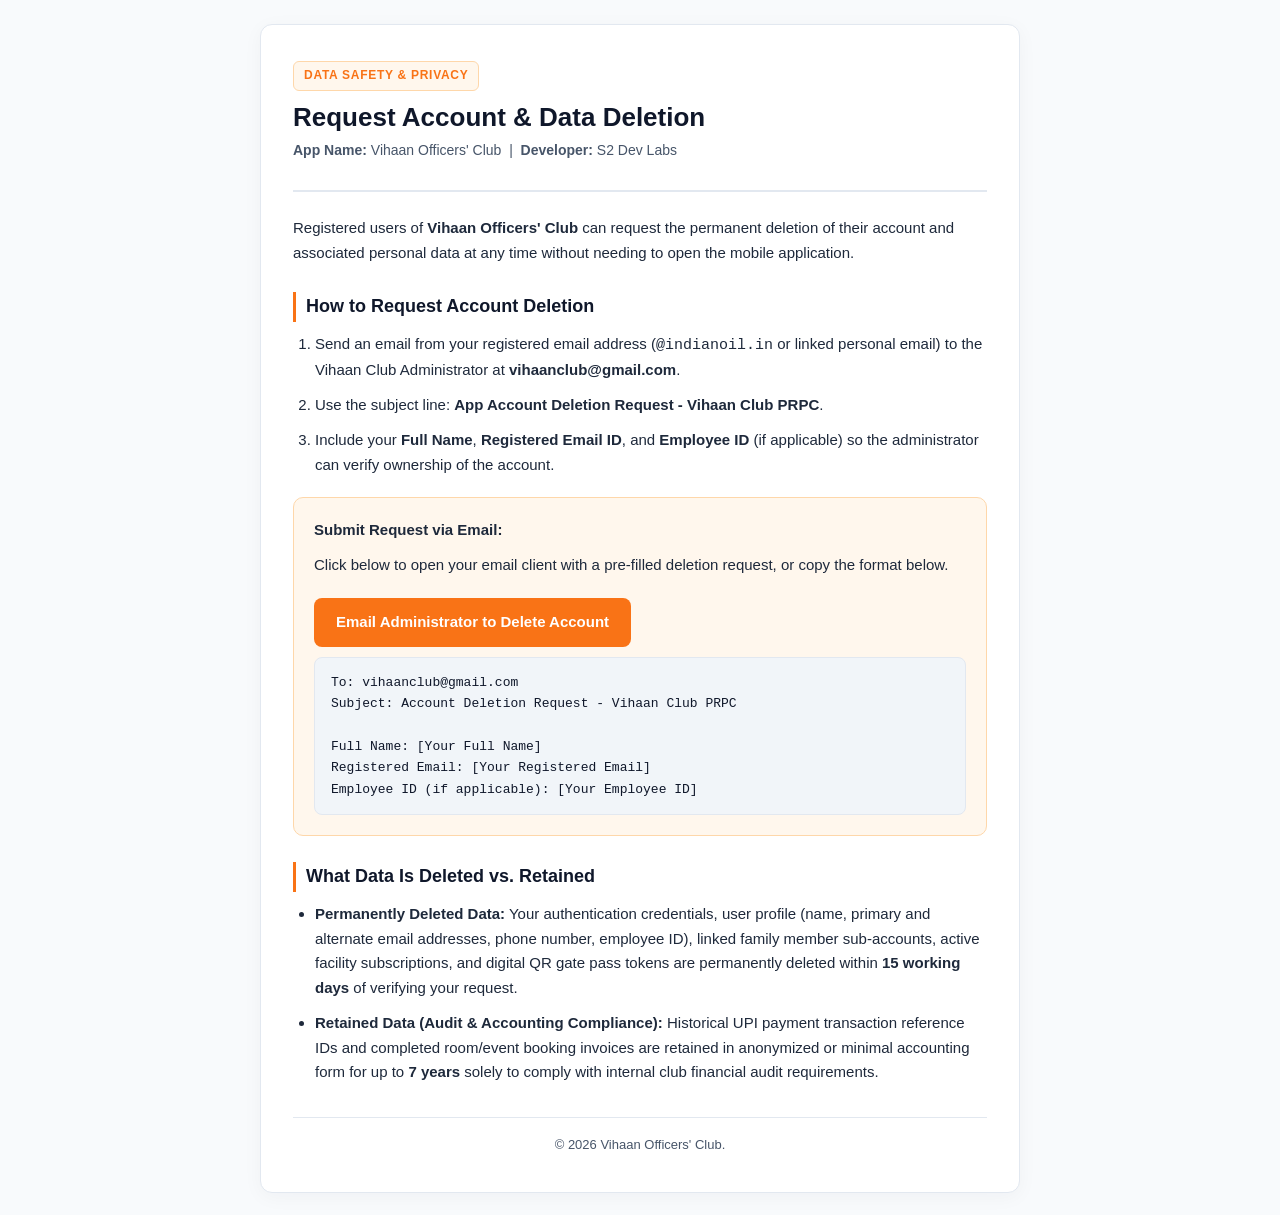
<file: vihaan-club-delete-account.html>
<!DOCTYPE html>
<html lang="en">
<head>
  <meta charset="UTF-8" />
  <meta name="viewport" content="width=device-width, initial-scale=1.0" />
  <title>Account &amp; Data Deletion — Vihaan Officers' Club</title>
  <style>
    :root {
      --bg: #f8fafc;
      --card: #ffffff;
      --text: #1e293b;
      --muted: #475569;
      --accent: #f97316;
      --primary: #0f172a;
      --border: #e2e8f0;
    }
    * {
      box-sizing: border-box;
      margin: 0;
      padding: 0;
    }
    body {
      font-family: -apple-system, BlinkMacSystemFont, "Segoe UI", Roboto, Helvetica, Arial, sans-serif;
      background-color: var(--bg);
      color: var(--text);
      line-height: 1.65;
      padding: 24px 16px;
    }
    .container {
      max-width: 760px;
      margin: 0 auto;
      background: var(--card);
      border: 1px solid var(--border);
      border-radius: 12px;
      padding: 36px 32px;
      box-shadow: 0 4px 20px rgba(15, 23, 42, 0.04);
    }
    header {
      border-bottom: 2px solid var(--border);
      padding-bottom: 18px;
      margin-bottom: 24px;
    }
    .badge {
      display: inline-block;
      background: #fff7ed;
      color: var(--accent);
      font-weight: 700;
      font-size: 12px;
      letter-spacing: 0.06em;
      text-transform: uppercase;
      padding: 4px 10px;
      border-radius: 6px;
      border: 1px solid #fed7aa;
      margin-bottom: 10px;
    }
    h1 {
      color: var(--primary);
      font-size: 26px;
      line-height: 1.25;
      margin-bottom: 6px;
    }
    .subtitle {
      color: var(--muted);
      font-size: 14px;
    }
    h2 {
      color: var(--primary);
      font-size: 18px;
      margin-top: 26px;
      margin-bottom: 10px;
      padding-left: 10px;
      border-left: 3px solid var(--accent);
    }
    p, li {
      font-size: 15px;
      margin-bottom: 10px;
    }
    ol, ul {
      margin: 10px 0 18px 22px;
    }
    .cta-box {
      background: #fff7ed;
      border: 1px solid #fed7aa;
      border-radius: 10px;
      padding: 20px;
      margin: 20px 0;
    }
    .btn {
      display: inline-block;
      background: var(--accent);
      color: #ffffff;
      text-decoration: none;
      font-weight: 700;
      font-size: 15px;
      padding: 12px 22px;
      border-radius: 8px;
      margin-top: 10px;
    }
    .template-box {
      background: #f1f5f9;
      border: 1px solid var(--border);
      border-radius: 8px;
      padding: 14px 16px;
      font-family: ui-monospace, SFMono-Regular, Menlo, Monaco, Consolas, monospace;
      font-size: 13px;
      color: #0f172a;
      margin-top: 10px;
      white-space: pre-line;
    }
    footer {
      margin-top: 32px;
      padding-top: 16px;
      border-top: 1px solid var(--border);
      text-align: center;
      color: var(--muted);
      font-size: 13px;
    }
  </style>
</head>
<body>
  <div class="container">
    <header>
      <span class="badge">Data Safety &amp; Privacy</span>
      <h1>Request Account &amp; Data Deletion</h1>
      <p class="subtitle"><strong>App Name:</strong> Vihaan Officers' Club &nbsp;|&nbsp; <strong>Developer:</strong> S2 Dev Labs</p>
    </header>

    <main>
      <p>
        Registered users of <strong>Vihaan Officers' Club</strong> can request the permanent deletion of their account and associated personal data at any time without needing to open the mobile application.
      </p>

      <h2>How to Request Account Deletion</h2>
      <ol>
        <li>Send an email from your registered email address (<code>@indianoil.in</code> or linked personal email) to the Vihaan Club Administrator at <strong>vihaanclub@gmail.com</strong>.</li>
        <li>Use the subject line: <strong>App Account Deletion Request - Vihaan Club PRPC</strong>.</li>
        <li>Include your <strong>Full Name</strong>, <strong>Registered Email ID</strong>, and <strong>Employee ID</strong> (if applicable) so the administrator can verify ownership of the account.</li>
      </ol>

      <div class="cta-box">
        <p><strong>Submit Request via Email:</strong></p>
        <p>Click below to open your email client with a pre-filled deletion request, or copy the format below.</p>
        <a class="btn" href="mailto:vihaanclub@gmail.com?subject=Account%20Deletion%20Request%20-%20Vihaan%20Club%20PRPC&body=Hello%20Vihaan%20Club%20Admin%2C%0A%0APlease%20permanently%20delete%20my%20Vihaan%20Club%20-%20PRPC%20account%20and%20associated%20personal%20data.%0A%0AFull%20Name%3A%20%0ARegistered%20Email%3A%20%0AEmployee%20ID%20(if%20applicable)%3A%20%0A%0AThank%20you.">
          Email Administrator to Delete Account
        </a>
        <div class="template-box">To: vihaanclub@gmail.com
Subject: Account Deletion Request - Vihaan Club PRPC

Full Name: [Your Full Name]
Registered Email: [Your Registered Email]
Employee ID (if applicable): [Your Employee ID]</div>
      </div>

      <h2>What Data Is Deleted vs. Retained</h2>
      <ul>
        <li><strong>Permanently Deleted Data:</strong> Your authentication credentials, user profile (name, primary and alternate email addresses, phone number, employee ID), linked family member sub-accounts, active facility subscriptions, and digital QR gate pass tokens are permanently deleted within <strong>15 working days</strong> of verifying your request.</li>
        <li><strong>Retained Data (Audit &amp; Accounting Compliance):</strong> Historical UPI payment transaction reference IDs and completed room/event booking invoices are retained in anonymized or minimal accounting form for up to <strong>7 years</strong> solely to comply with internal club financial audit requirements.</li>
      </ul>
    </main>

    <footer>
      &copy; 2026 Vihaan Officers' Club.
    </footer>
  </div>
</body>
</html>
</file>
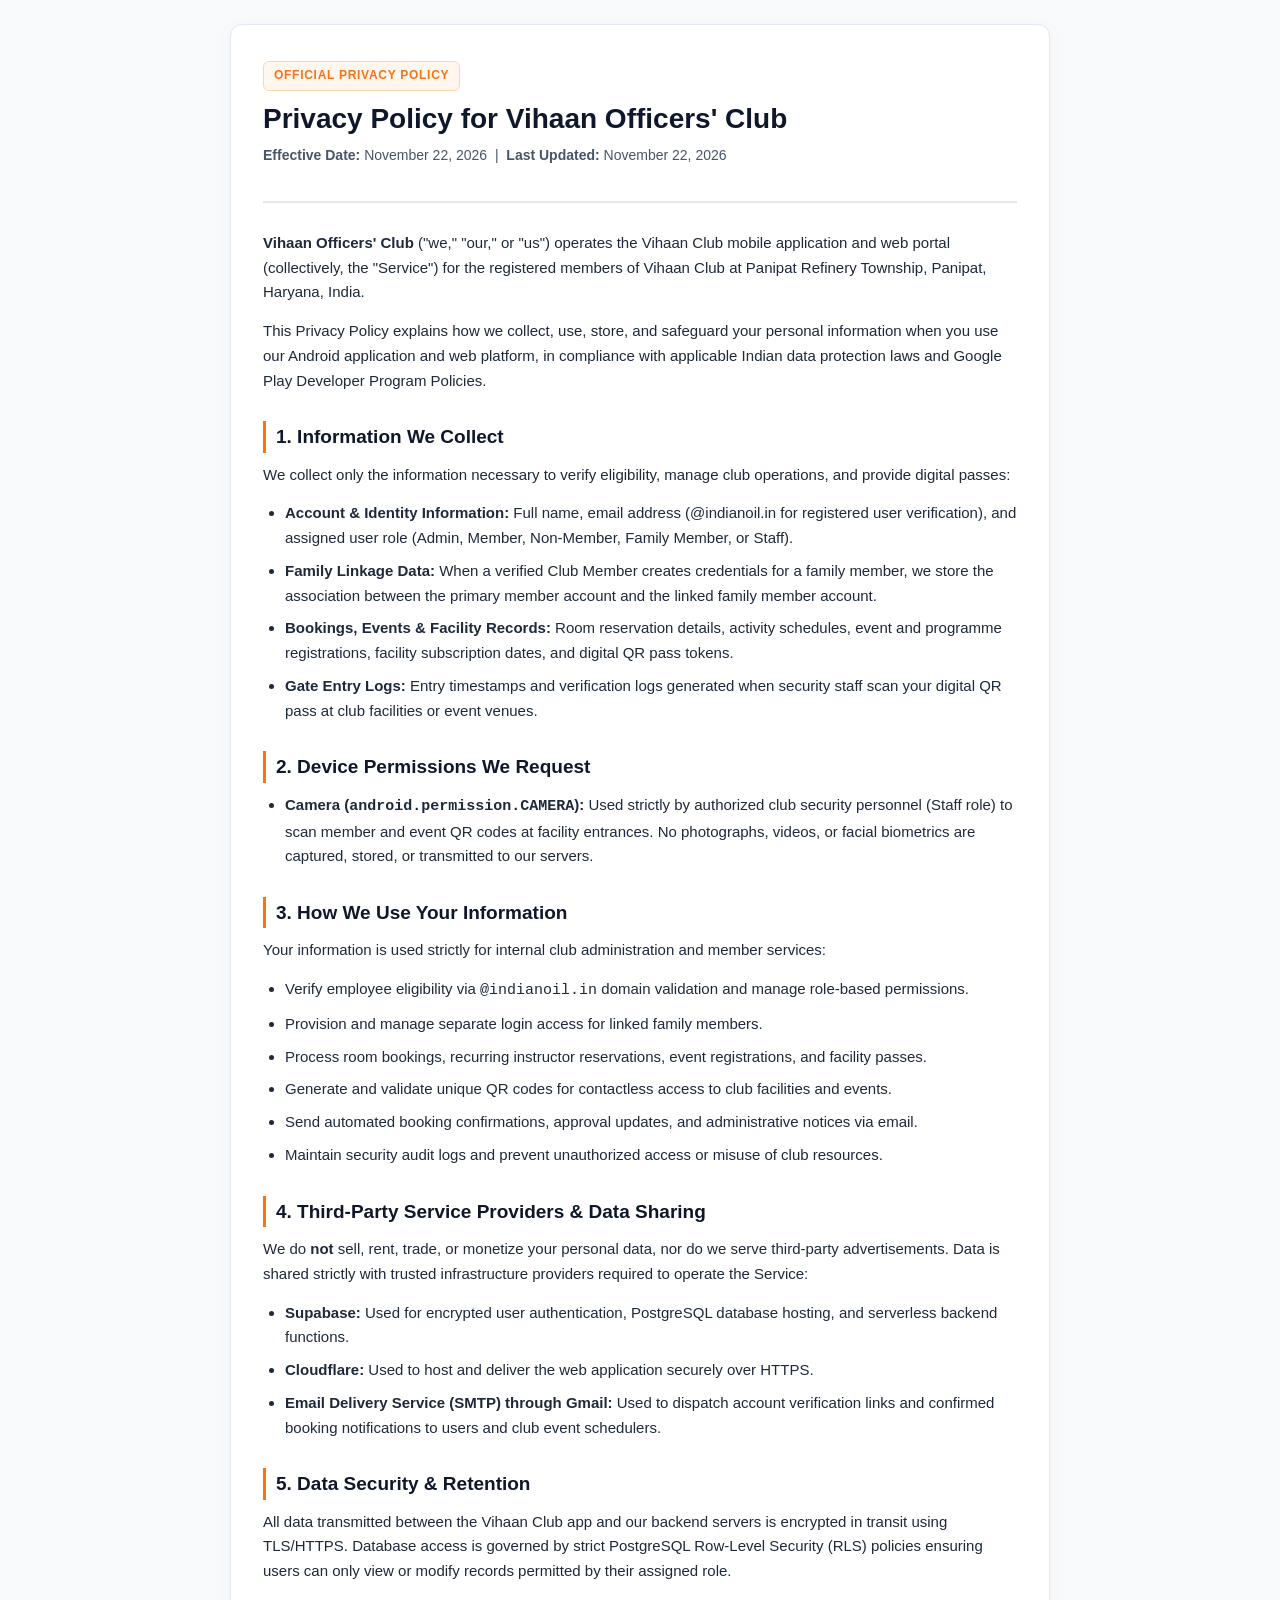
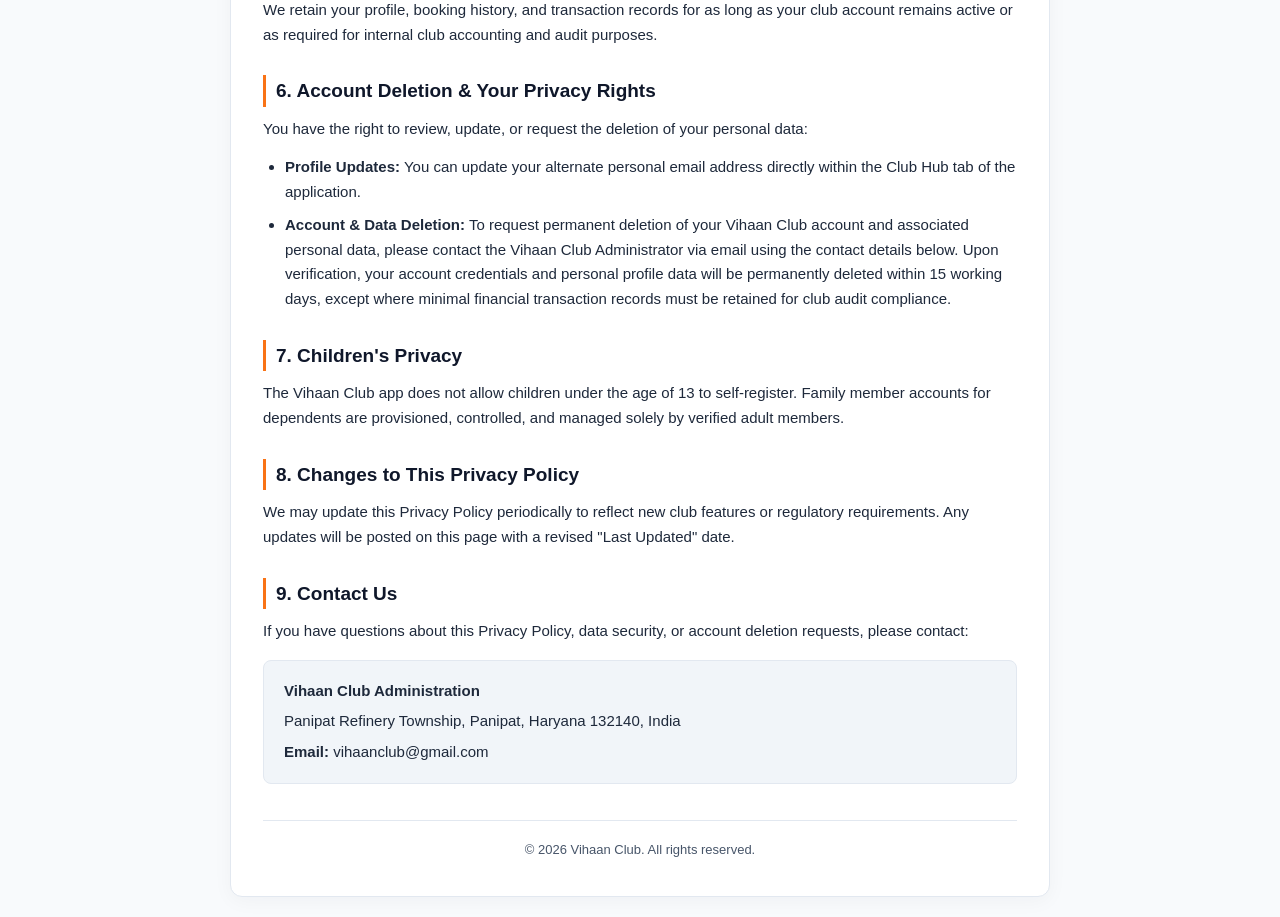
<file: vihaan-club-privacy-policy.html>
<!DOCTYPE html>
<html lang="en">
<head>
  <meta charset="UTF-8" />
  <meta name="viewport" content="width=device-width, initial-scale=1.0" />
  <title>Privacy Policy — Vihaan Officers' Club</title>
  <style>
    :root {
      --bg: #f8fafc;
      --card: #ffffff;
      --text: #1e293b;
      --muted: #475569;
      --accent: #f97316;
      --primary: #0f172a;
      --border: #e2e8f0;
    }
    * {
      box-sizing: border-box;
      margin: 0;
      padding: 0;
    }
    body {
      font-family: -apple-system, BlinkMacSystemFont, "Segoe UI", Roboto, Helvetica, Arial, sans-serif;
      background-color: var(--bg);
      color: var(--text);
      line-height: 1.65;
      padding: 24px 16px;
    }
    .container {
      max-width: 820px;
      margin: 0 auto;
      background: var(--card);
      border: 1px solid var(--border);
      border-radius: 12px;
      padding: 36px 32px;
      box-shadow: 0 4px 20px rgba(15, 23, 42, 0.04);
    }
    header {
      border-bottom: 2px solid var(--border);
      padding-bottom: 20px;
      margin-bottom: 28px;
    }
    .badge {
      display: inline-block;
      background: #fff7ed;
      color: var(--accent);
      font-weight: 700;
      font-size: 12px;
      letter-spacing: 0.06em;
      text-transform: uppercase;
      padding: 4px 10px;
      border-radius: 6px;
      border: 1px solid #fed7aa;
      margin-bottom: 10px;
    }
    h1 {
      color: var(--primary);
      font-size: 28px;
      line-height: 1.25;
      margin-bottom: 8px;
    }
    .meta {
      color: var(--muted);
      font-size: 14px;
    }
    h2 {
      color: var(--primary);
      font-size: 19px;
      margin-top: 28px;
      margin-bottom: 10px;
      padding-left: 10px;
      border-left: 3px solid var(--accent);
    }
    p {
      margin-bottom: 14px;
      font-size: 15px;
    }
    ul {
      margin: 10px 0 16px 22px;
      font-size: 15px;
    }
    li {
      margin-bottom: 8px;
    }
    .contact-box {
      background: #f1f5f9;
      border: 1px solid var(--border);
      border-radius: 8px;
      padding: 18px 20px;
      margin-top: 16px;
    }
    .contact-box p {
      margin-bottom: 6px;
    }
    .contact-box p:last-child {
      margin-bottom: 0;
    }
    footer {
      margin-top: 36px;
      padding-top: 18px;
      border-top: 1px solid var(--border);
      text-align: center;
      color: var(--muted);
      font-size: 13px;
    }
    @media (max-width: 600px) {
      .container {
        padding: 24px 18px;
      }
      h1 {
        font-size: 23px;
      }
    }
  </style>
</head>
<body>
  <div class="container">
    <header>
      <span class="badge">Official Privacy Policy</span>
      <h1>Privacy Policy for Vihaan Officers' Club</h1>
      <p class="meta"><strong>Effective Date:</strong> November 22, 2026 &nbsp;|&nbsp; <strong>Last Updated:</strong> November 22, 2026</p>
    </header>

    <main>
      <section>
        <p>
          <strong>Vihaan Officers' Club</strong> ("we," "our," or "us") operates the Vihaan Club mobile application and web portal (collectively, the "Service") for the registered members of Vihaan Club at Panipat Refinery Township, Panipat, Haryana, India.
        </p>
        <p>
          This Privacy Policy explains how we collect, use, store, and safeguard your personal information when you use our Android application and web platform, in compliance with applicable Indian data protection laws and Google Play Developer Program Policies.
        </p>
      </section>

      <section>
        <h2>1. Information We Collect</h2>
        <p>We collect only the information necessary to verify eligibility, manage club operations, and provide digital passes:</p>
        <ul>
          <li><strong>Account &amp; Identity Information:</strong> Full name,  email address (@indianoil.in for registered user verification), and assigned user role (Admin, Member, Non-Member, Family Member, or Staff).</li>
          <li><strong>Family Linkage Data:</strong> When a verified Club Member creates credentials for a family member, we store the association between the primary member account and the linked family member account.</li>
          <li><strong>Bookings, Events &amp; Facility Records:</strong> Room reservation details, activity schedules, event and programme registrations, facility subscription dates, and digital QR pass tokens.</li>
          <li><strong>Gate Entry Logs:</strong> Entry timestamps and verification logs generated when security staff scan your digital QR pass at club facilities or event venues.</li>
        </ul>
      </section>

      <section>
        <h2>2. Device Permissions We Request</h2>
        <ul>
          <li><strong>Camera (<code>android.permission.CAMERA</code>):</strong> Used strictly by authorized club security personnel (Staff role) to scan member and event QR codes at facility entrances. No photographs, videos, or facial biometrics are captured, stored, or transmitted to our servers.</li>
        </ul>
      </section>

      <section>
        <h2>3. How We Use Your Information</h2>
        <p>Your information is used strictly for internal club administration and member services:</p>
        <ul>
          <li>Verify employee eligibility via <code>@indianoil.in</code> domain validation and manage role-based permissions.</li>
          <li>Provision and manage separate login access for linked family members.</li>
          <li>Process room bookings, recurring instructor reservations, event registrations, and facility passes.</li>
          <li>Generate and validate unique QR codes for contactless access to club facilities and events.</li>
          <li>Send automated booking confirmations, approval updates, and administrative notices via email.</li>
          <li>Maintain security audit logs and prevent unauthorized access or misuse of club resources.</li>
        </ul>
      </section>

      <section>
        <h2>4. Third-Party Service Providers &amp; Data Sharing</h2>
        <p>
          We do <strong>not</strong> sell, rent, trade, or monetize your personal data, nor do we serve third-party advertisements. Data is shared strictly with trusted infrastructure providers required to operate the Service:
        </p>
        <ul>
          <li><strong>Supabase:</strong> Used for encrypted user authentication, PostgreSQL database hosting, and serverless backend functions.</li>
          <li><strong>Cloudflare:</strong> Used to host and deliver the web application securely over HTTPS.</li>
          <li><strong>Email Delivery Service (SMTP) through Gmail:</strong> Used to dispatch account verification links and confirmed booking notifications to users and club event schedulers.</li>
        </ul>
      </section>

      <section>
        <h2>5. Data Security &amp; Retention</h2>
        <p>
          All data transmitted between the Vihaan Club app and our backend servers is encrypted in transit using TLS/HTTPS. Database access is governed by strict PostgreSQL Row-Level Security (RLS) policies ensuring users can only view or modify records permitted by their assigned role.
        </p>
        <p>
          We retain your profile, booking history, and transaction records for as long as your club account remains active or as required for internal club accounting and audit purposes.
        </p>
      </section>

      <section>
        <h2>6. Account Deletion &amp; Your Privacy Rights</h2>
        <p>
          You have the right to review, update, or request the deletion of your personal data:
        </p>
        <ul>
          <li><strong>Profile Updates:</strong> You can update your alternate personal email address directly within the Club Hub tab of the application.</li>
          <li><strong>Account &amp; Data Deletion:</strong> To request permanent deletion of your Vihaan Club account and associated personal data, please contact the Vihaan Club Administrator via email using the contact details below. Upon verification, your account credentials and personal profile data will be permanently deleted within 15 working days, except where minimal financial transaction records must be retained for club audit compliance.</li>
        </ul>
      </section>

      <section>
        <h2>7. Children's Privacy</h2>
        <p>
          The Vihaan Club app does not allow children under the age of 13 to self-register. Family member accounts for dependents are provisioned, controlled, and managed solely by verified adult members.
        </p>
      </section>

      <section>
        <h2>8. Changes to This Privacy Policy</h2>
        <p>
          We may update this Privacy Policy periodically to reflect new club features or regulatory requirements. Any updates will be posted on this page with a revised "Last Updated" date.
        </p>
      </section>

      <section>
        <h2>9. Contact Us</h2>
        <p>
          If you have questions about this Privacy Policy, data security, or account deletion requests, please contact:
        </p>
        <div class="contact-box">
          <p><strong>Vihaan Club Administration</strong></p>
          <p>Panipat Refinery Township, Panipat, Haryana 132140, India</p>
          <p><strong>Email:</strong> vihaanclub@gmail.com</p>
        </div>
      </section>
    </main>

    <footer>
      &copy; 2026 Vihaan Club. All rights reserved.
    </footer>
  </div>
</body>
</html>
</file>
<file: vendor/simple-line-icons/css/simple-line-icons.css>
@font-face {
  font-family: 'simple-line-icons';
  src: url('../fonts/Simple-Line-Icons.eot?v=2.4.0');
  src: url('../fonts/Simple-Line-Icons.eot?v=2.4.0#iefix') format('embedded-opentype'), url('../fonts/Simple-Line-Icons.woff2?v=2.4.0') format('woff2'), url('../fonts/Simple-Line-Icons.ttf?v=2.4.0') format('truetype'), url('../fonts/Simple-Line-Icons.woff?v=2.4.0') format('woff'), url('../fonts/Simple-Line-Icons.svg?v=2.4.0#simple-line-icons') format('svg');
  font-weight: normal;
  font-style: normal;
}
/*
 Use the following CSS code if you want to have a class per icon.
 Instead of a list of all class selectors, you can use the generic [class*="icon-"] selector, but it's slower:
*/
.icon-user,
.icon-people,
.icon-user-female,
.icon-user-follow,
.icon-user-following,
.icon-user-unfollow,
.icon-login,
.icon-logout,
.icon-emotsmile,
.icon-phone,
.icon-call-end,
.icon-call-in,
.icon-call-out,
.icon-map,
.icon-location-pin,
.icon-direction,
.icon-directions,
.icon-compass,
.icon-layers,
.icon-menu,
.icon-list,
.icon-options-vertical,
.icon-options,
.icon-arrow-down,
.icon-arrow-left,
.icon-arrow-right,
.icon-arrow-up,
.icon-arrow-up-circle,
.icon-arrow-left-circle,
.icon-arrow-right-circle,
.icon-arrow-down-circle,
.icon-check,
.icon-clock,
.icon-plus,
.icon-minus,
.icon-close,
.icon-event,
.icon-exclamation,
.icon-organization,
.icon-trophy,
.icon-screen-smartphone,
.icon-screen-desktop,
.icon-plane,
.icon-notebook,
.icon-mustache,
.icon-mouse,
.icon-magnet,
.icon-energy,
.icon-disc,
.icon-cursor,
.icon-cursor-move,
.icon-crop,
.icon-chemistry,
.icon-speedometer,
.icon-shield,
.icon-screen-tablet,
.icon-magic-wand,
.icon-hourglass,
.icon-graduation,
.icon-ghost,
.icon-game-controller,
.icon-fire,
.icon-eyeglass,
.icon-envelope-open,
.icon-envelope-letter,
.icon-bell,
.icon-badge,
.icon-anchor,
.icon-wallet,
.icon-vector,
.icon-speech,
.icon-puzzle,
.icon-printer,
.icon-present,
.icon-playlist,
.icon-pin,
.icon-picture,
.icon-handbag,
.icon-globe-alt,
.icon-globe,
.icon-folder-alt,
.icon-folder,
.icon-film,
.icon-feed,
.icon-drop,
.icon-drawer,
.icon-docs,
.icon-doc,
.icon-diamond,
.icon-cup,
.icon-calculator,
.icon-bubbles,
.icon-briefcase,
.icon-book-open,
.icon-basket-loaded,
.icon-basket,
.icon-bag,
.icon-action-undo,
.icon-action-redo,
.icon-wrench,
.icon-umbrella,
.icon-trash,
.icon-tag,
.icon-support,
.icon-frame,
.icon-size-fullscreen,
.icon-size-actual,
.icon-shuffle,
.icon-share-alt,
.icon-share,
.icon-rocket,
.icon-question,
.icon-pie-chart,
.icon-pencil,
.icon-note,
.icon-loop,
.icon-home,
.icon-grid,
.icon-graph,
.icon-microphone,
.icon-music-tone-alt,
.icon-music-tone,
.icon-earphones-alt,
.icon-earphones,
.icon-equalizer,
.icon-like,
.icon-dislike,
.icon-control-start,
.icon-control-rewind,
.icon-control-play,
.icon-control-pause,
.icon-control-forward,
.icon-control-end,
.icon-volume-1,
.icon-volume-2,
.icon-volume-off,
.icon-calendar,
.icon-bulb,
.icon-chart,
.icon-ban,
.icon-bubble,
.icon-camrecorder,
.icon-camera,
.icon-cloud-download,
.icon-cloud-upload,
.icon-envelope,
.icon-eye,
.icon-flag,
.icon-heart,
.icon-info,
.icon-key,
.icon-link,
.icon-lock,
.icon-lock-open,
.icon-magnifier,
.icon-magnifier-add,
.icon-magnifier-remove,
.icon-paper-clip,
.icon-paper-plane,
.icon-power,
.icon-refresh,
.icon-reload,
.icon-settings,
.icon-star,
.icon-symbol-female,
.icon-symbol-male,
.icon-target,
.icon-credit-card,
.icon-paypal,
.icon-social-tumblr,
.icon-social-twitter,
.icon-social-facebook,
.icon-social-instagram,
.icon-social-linkedin,
.icon-social-pinterest,
.icon-social-github,
.icon-social-google,
.icon-social-reddit,
.icon-social-skype,
.icon-social-dribbble,
.icon-social-behance,
.icon-social-foursqare,
.icon-social-soundcloud,
.icon-social-spotify,
.icon-social-stumbleupon,
.icon-social-youtube,
.icon-social-dropbox,
.icon-social-vkontakte,
.icon-social-steam {
  font-family: 'simple-line-icons';
  speak: none;
  font-style: normal;
  font-weight: normal;
  font-variant: normal;
  text-transform: none;
  line-height: 1;
  /* Better Font Rendering =========== */
  -webkit-font-smoothing: antialiased;
  -moz-osx-font-smoothing: grayscale;
}
.icon-user:before {
  content: "\e005";
}
.icon-people:before {
  content: "\e001";
}
.icon-user-female:before {
  content: "\e000";
}
.icon-user-follow:before {
  content: "\e002";
}
.icon-user-following:before {
  content: "\e003";
}
.icon-user-unfollow:before {
  content: "\e004";
}
.icon-login:before {
  content: "\e066";
}
.icon-logout:before {
  content: "\e065";
}
.icon-emotsmile:before {
  content: "\e021";
}
.icon-phone:before {
  content: "\e600";
}
.icon-call-end:before {
  content: "\e048";
}
.icon-call-in:before {
  content: "\e047";
}
.icon-call-out:before {
  content: "\e046";
}
.icon-map:before {
  content: "\e033";
}
.icon-location-pin:before {
  content: "\e096";
}
.icon-direction:before {
  content: "\e042";
}
.icon-directions:before {
  content: "\e041";
}
.icon-compass:before {
  content: "\e045";
}
.icon-layers:before {
  content: "\e034";
}
.icon-menu:before {
  content: "\e601";
}
.icon-list:before {
  content: "\e067";
}
.icon-options-vertical:before {
  content: "\e602";
}
.icon-options:before {
  content: "\e603";
}
.icon-arrow-down:before {
  content: "\e604";
}
.icon-arrow-left:before {
  content: "\e605";
}
.icon-arrow-right:before {
  content: "\e606";
}
.icon-arrow-up:before {
  content: "\e607";
}
.icon-arrow-up-circle:before {
  content: "\e078";
}
.icon-arrow-left-circle:before {
  content: "\e07a";
}
.icon-arrow-right-circle:before {
  content: "\e079";
}
.icon-arrow-down-circle:before {
  content: "\e07b";
}
.icon-check:before {
  content: "\e080";
}
.icon-clock:before {
  content: "\e081";
}
.icon-plus:before {
  content: "\e095";
}
.icon-minus:before {
  content: "\e615";
}
.icon-close:before {
  content: "\e082";
}
.icon-event:before {
  content: "\e619";
}
.icon-exclamation:before {
  content: "\e617";
}
.icon-organization:before {
  content: "\e616";
}
.icon-trophy:before {
  content: "\e006";
}
.icon-screen-smartphone:before {
  content: "\e010";
}
.icon-screen-desktop:before {
  content: "\e011";
}
.icon-plane:before {
  content: "\e012";
}
.icon-notebook:before {
  content: "\e013";
}
.icon-mustache:before {
  content: "\e014";
}
.icon-mouse:before {
  content: "\e015";
}
.icon-magnet:before {
  content: "\e016";
}
.icon-energy:before {
  content: "\e020";
}
.icon-disc:before {
  content: "\e022";
}
.icon-cursor:before {
  content: "\e06e";
}
.icon-cursor-move:before {
  content: "\e023";
}
.icon-crop:before {
  content: "\e024";
}
.icon-chemistry:before {
  content: "\e026";
}
.icon-speedometer:before {
  content: "\e007";
}
.icon-shield:before {
  content: "\e00e";
}
.icon-screen-tablet:before {
  content: "\e00f";
}
.icon-magic-wand:before {
  content: "\e017";
}
.icon-hourglass:before {
  content: "\e018";
}
.icon-graduation:before {
  content: "\e019";
}
.icon-ghost:before {
  content: "\e01a";
}
.icon-game-controller:before {
  content: "\e01b";
}
.icon-fire:before {
  content: "\e01c";
}
.icon-eyeglass:before {
  content: "\e01d";
}
.icon-envelope-open:before {
  content: "\e01e";
}
.icon-envelope-letter:before {
  content: "\e01f";
}
.icon-bell:before {
  content: "\e027";
}
.icon-badge:before {
  content: "\e028";
}
.icon-anchor:before {
  content: "\e029";
}
.icon-wallet:before {
  content: "\e02a";
}
.icon-vector:before {
  content: "\e02b";
}
.icon-speech:before {
  content: "\e02c";
}
.icon-puzzle:before {
  content: "\e02d";
}
.icon-printer:before {
  content: "\e02e";
}
.icon-present:before {
  content: "\e02f";
}
.icon-playlist:before {
  content: "\e030";
}
.icon-pin:before {
  content: "\e031";
}
.icon-picture:before {
  content: "\e032";
}
.icon-handbag:before {
  content: "\e035";
}
.icon-globe-alt:before {
  content: "\e036";
}
.icon-globe:before {
  content: "\e037";
}
.icon-folder-alt:before {
  content: "\e039";
}
.icon-folder:before {
  content: "\e089";
}
.icon-film:before {
  content: "\e03a";
}
.icon-feed:before {
  content: "\e03b";
}
.icon-drop:before {
  content: "\e03e";
}
.icon-drawer:before {
  content: "\e03f";
}
.icon-docs:before {
  content: "\e040";
}
.icon-doc:before {
  content: "\e085";
}
.icon-diamond:before {
  content: "\e043";
}
.icon-cup:before {
  content: "\e044";
}
.icon-calculator:before {
  content: "\e049";
}
.icon-bubbles:before {
  content: "\e04a";
}
.icon-briefcase:before {
  content: "\e04b";
}
.icon-book-open:before {
  content: "\e04c";
}
.icon-basket-loaded:before {
  content: "\e04d";
}
.icon-basket:before {
  content: "\e04e";
}
.icon-bag:before {
  content: "\e04f";
}
.icon-action-undo:before {
  content: "\e050";
}
.icon-action-redo:before {
  content: "\e051";
}
.icon-wrench:before {
  content: "\e052";
}
.icon-umbrella:before {
  content: "\e053";
}
.icon-trash:before {
  content: "\e054";
}
.icon-tag:before {
  content: "\e055";
}
.icon-support:before {
  content: "\e056";
}
.icon-frame:before {
  content: "\e038";
}
.icon-size-fullscreen:before {
  content: "\e057";
}
.icon-size-actual:before {
  content: "\e058";
}
.icon-shuffle:before {
  content: "\e059";
}
.icon-share-alt:before {
  content: "\e05a";
}
.icon-share:before {
  content: "\e05b";
}
.icon-rocket:before {
  content: "\e05c";
}
.icon-question:before {
  content: "\e05d";
}
.icon-pie-chart:before {
  content: "\e05e";
}
.icon-pencil:before {
  content: "\e05f";
}
.icon-note:before {
  content: "\e060";
}
.icon-loop:before {
  content: "\e064";
}
.icon-home:before {
  content: "\e069";
}
.icon-grid:before {
  content: "\e06a";
}
.icon-graph:before {
  content: "\e06b";
}
.icon-microphone:before {
  content: "\e063";
}
.icon-music-tone-alt:before {
  content: "\e061";
}
.icon-music-tone:before {
  content: "\e062";
}
.icon-earphones-alt:before {
  content: "\e03c";
}
.icon-earphones:before {
  content: "\e03d";
}
.icon-equalizer:before {
  content: "\e06c";
}
.icon-like:before {
  content: "\e068";
}
.icon-dislike:before {
  content: "\e06d";
}
.icon-control-start:before {
  content: "\e06f";
}
.icon-control-rewind:before {
  content: "\e070";
}
.icon-control-play:before {
  content: "\e071";
}
.icon-control-pause:before {
  content: "\e072";
}
.icon-control-forward:before {
  content: "\e073";
}
.icon-control-end:before {
  content: "\e074";
}
.icon-volume-1:before {
  content: "\e09f";
}
.icon-volume-2:before {
  content: "\e0a0";
}
.icon-volume-off:before {
  content: "\e0a1";
}
.icon-calendar:before {
  content: "\e075";
}
.icon-bulb:before {
  content: "\e076";
}
.icon-chart:before {
  content: "\e077";
}
.icon-ban:before {
  content: "\e07c";
}
.icon-bubble:before {
  content: "\e07d";
}
.icon-camrecorder:before {
  content: "\e07e";
}
.icon-camera:before {
  content: "\e07f";
}
.icon-cloud-download:before {
  content: "\e083";
}
.icon-cloud-upload:before {
  content: "\e084";
}
.icon-envelope:before {
  content: "\e086";
}
.icon-eye:before {
  content: "\e087";
}
.icon-flag:before {
  content: "\e088";
}
.icon-heart:before {
  content: "\e08a";
}
.icon-info:before {
  content: "\e08b";
}
.icon-key:before {
  content: "\e08c";
}
.icon-link:before {
  content: "\e08d";
}
.icon-lock:before {
  content: "\e08e";
}
.icon-lock-open:before {
  content: "\e08f";
}
.icon-magnifier:before {
  content: "\e090";
}
.icon-magnifier-add:before {
  content: "\e091";
}
.icon-magnifier-remove:before {
  content: "\e092";
}
.icon-paper-clip:before {
  content: "\e093";
}
.icon-paper-plane:before {
  content: "\e094";
}
.icon-power:before {
  content: "\e097";
}
.icon-refresh:before {
  content: "\e098";
}
.icon-reload:before {
  content: "\e099";
}
.icon-settings:before {
  content: "\e09a";
}
.icon-star:before {
  content: "\e09b";
}
.icon-symbol-female:before {
  content: "\e09c";
}
.icon-symbol-male:before {
  content: "\e09d";
}
.icon-target:before {
  content: "\e09e";
}
.icon-credit-card:before {
  content: "\e025";
}
.icon-paypal:before {
  content: "\e608";
}
.icon-social-tumblr:before {
  content: "\e00a";
}
.icon-social-twitter:before {
  content: "\e009";
}
.icon-social-facebook:before {
  content: "\e00b";
}
.icon-social-instagram:before {
  content: "\e609";
}
.icon-social-linkedin:before {
  content: "\e60a";
}
.icon-social-pinterest:before {
  content: "\e60b";
}
.icon-social-github:before {
  content: "\e60c";
}
.icon-social-google:before {
  content: "\e60d";
}
.icon-social-reddit:before {
  content: "\e60e";
}
.icon-social-skype:before {
  content: "\e60f";
}
.icon-social-dribbble:before {
  content: "\e00d";
}
.icon-social-behance:before {
  content: "\e610";
}
.icon-social-foursqare:before {
  content: "\e611";
}
.icon-social-soundcloud:before {
  content: "\e612";
}
.icon-social-spotify:before {
  content: "\e613";
}
.icon-social-stumbleupon:before {
  content: "\e614";
}
.icon-social-youtube:before {
  content: "\e008";
}
.icon-social-dropbox:before {
  content: "\e00c";
}
.icon-social-vkontakte:before {
  content: "\e618";
}
.icon-social-steam:before {
  content: "\e620";
}
</file>
<file: vendor/devicons/css/devicons.min.css>
/*!
 *  Devicons 1.8.0 made by Theodore Vorillas / http://vorillaz.com 
 */
@font-face{font-family:devicons;src:url(../fonts/devicons.eot?xqxft6);src:url(../fonts/devicons.eot?#iefixxqxft6) format("embedded-opentype"),url(../fonts/devicons.woff?xqxft6) format("woff"),url(../fonts/devicons.ttf?xqxft6) format("truetype"),url(../fonts/devicons.svg?xqxft6#devicons) format("svg");font-weight:400;font-style:normal}.devicons{font-family:devicons;speak:none;font-style:normal;font-weight:400;font-variant:normal;text-transform:none;line-height:1;-webkit-font-smoothing:antialiased;-moz-osx-font-smoothing:grayscale}.devicons-git:before{content:"\e602"}.devicons-git_compare:before{content:"\e628"}.devicons-git_branch:before{content:"\e625"}.devicons-git_commit:before{content:"\e629"}.devicons-git_pull_request:before{content:"\e626"}.devicons-git_merge:before{content:"\e627"}.devicons-bitbucket:before{content:"\e603"}.devicons-github_alt:before{content:"\e608"}.devicons-github_badge:before{content:"\e609"}.devicons-github:before{content:"\e60a"}.devicons-github_full:before{content:"\e617"}.devicons-java:before{content:"\e638"}.devicons-ruby:before{content:"\e639"}.devicons-scala:before{content:"\e637"}.devicons-python:before{content:"\e63c"}.devicons-go:before{content:"\e624"}.devicons-ruby_on_rails:before{content:"\e63b"}.devicons-django:before{content:"\e61d"}.devicons-markdown:before{content:"\e63e"}.devicons-php:before{content:"\e63d"}.devicons-mysql:before{content:"\e604"}.devicons-streamline:before{content:"\e605"}.devicons-database:before{content:"\e606"}.devicons-laravel:before{content:"\e63f"}.devicons-javascript:before{content:"\e64e"}.devicons-angular:before{content:"\e653"}.devicons-backbone:before{content:"\e652"}.devicons-coffeescript:before{content:"\e651"}.devicons-jquery:before{content:"\e650"}.devicons-modernizr:before{content:"\e620"}.devicons-jquery_ui:before{content:"\e654"}.devicons-ember:before{content:"\e61b"}.devicons-dojo:before{content:"\e61c"}.devicons-nodejs:before{content:"\e619"}.devicons-nodejs_small:before{content:"\e618"}.devicons-javascript_shield:before{content:"\e64f"}.devicons-bootstrap:before{content:"\e647"}.devicons-sass:before{content:"\e64b"}.devicons-css3_full:before{content:"\e64a"}.devicons-css3:before{content:"\e649"}.devicons-html5:before{content:"\e636"}.devicons-html5_multimedia:before{content:"\e632"}.devicons-html5_device_access:before{content:"\e633"}.devicons-html5_3d_effects:before{content:"\e635"}.devicons-html5_connectivity:before{content:"\e634"}.devicons-ghost_small:before{content:"\e614"}.devicons-ghost:before{content:"\e61f"}.devicons-magento:before{content:"\e640"}.devicons-joomla:before{content:"\e641"}.devicons-jekyll_small:before{content:"\e60d"}.devicons-drupal:before{content:"\e642"}.devicons-wordpress:before{content:"\e60b"}.devicons-grunt:before{content:"\e64c"}.devicons-bower:before{content:"\e64d"}.devicons-npm:before{content:"\e61e"}.devicons-yahoo_small:before{content:"\e62b"}.devicons-yahoo:before{content:"\e615"}.devicons-bing_small:before{content:"\e600"}.devicons-windows:before{content:"\e60f"}.devicons-linux:before{content:"\e612"}.devicons-ubuntu:before{content:"\e63a"}.devicons-android:before{content:"\e60e"}.devicons-apple:before{content:"\e611"}.devicons-appstore:before{content:"\e613"}.devicons-phonegap:before{content:"\e630"}.devicons-blackberry:before{content:"\e623"}.devicons-stackoverflow:before{content:"\e610"}.devicons-techcrunch:before{content:"\e62c"}.devicons-codrops:before{content:"\e62f"}.devicons-css_tricks:before{content:"\e601"}.devicons-smashing_magazine:before{content:"\e62d"}.devicons-netmagazine:before{content:"\e62e"}.devicons-codepen:before{content:"\e616"}.devicons-cssdeck:before{content:"\e62a"}.devicons-hackernews:before{content:"\e61a"}.devicons-dropbox:before{content:"\e607"}.devicons-google_drive:before{content:"\e631"}.devicons-visualstudio:before{content:"\e60c"}.devicons-unity_small:before{content:"\e621"}.devicons-raspberry_pi:before{content:"\e622"}.devicons-chrome:before{content:"\e643"}.devicons-ie:before{content:"\e644"}.devicons-firefox:before{content:"\e645"}.devicons-opera:before{content:"\e646"}.devicons-safari:before{content:"\e648"}.devicons-swift:before{content:"\e655"}.devicons-symfony:before{content:"\e656"}.devicons-symfony_badge:before{content:"\e657"}.devicons-less:before{content:"\e658"}.devicons-stylus:before{content:"\e659"}.devicons-trello:before{content:"\e65a"}.devicons-atlassian:before{content:"\e65b"}.devicons-jira:before{content:"\e65c"}.devicons-envato:before{content:"\e65d"}.devicons-snap_svg:before{content:"\e65e"}.devicons-raphael:before{content:"\e65f"}.devicons-google_analytics:before{content:"\e660"}.devicons-compass:before{content:"\e661"}.devicons-onedrive:before{content:"\e662"}.devicons-gulp:before{content:"\e663"}.devicons-atom:before{content:"\e664"}.devicons-cisco:before{content:"\e665"}.devicons-nancy:before{content:"\e666"}.devicons-clojure:before{content:"\e668"}.devicons-clojure_alt:before{content:"\e66a"}.devicons-perl:before{content:"\e669"}.devicons-celluloid:before{content:"\e66b"}.devicons-w3c:before{content:"\e66c"}.devicons-redis:before{content:"\e66d"}.devicons-postgresql:before{content:"\e66e"}.devicons-webplatform:before{content:"\e66f"}.devicons-jenkins:before{content:"\e667"}.devicons-requirejs:before{content:"\e670"}.devicons-opensource:before{content:"\e671"}.devicons-typo3:before{content:"\e672"}.devicons-uikit:before{content:"\e673"}.devicons-doctrine:before{content:"\e674"}.devicons-groovy:before{content:"\e675"}.devicons-nginx:before{content:"\e676"}.devicons-haskell:before{content:"\e677"}.devicons-zend:before{content:"\e678"}.devicons-gnu:before{content:"\e679"}.devicons-yeoman:before{content:"\e67a"}.devicons-heroku:before{content:"\e67b"}.devicons-debian:before{content:"\e67d"}.devicons-travis:before{content:"\e67e"}.devicons-dotnet:before{content:"\e67f"}.devicons-codeigniter:before{content:"\e680"}.devicons-javascript_badge:before{content:"\e681"}.devicons-yii:before{content:"\e682"}.devicons-msql_server:before{content:"\e67c"}.devicons-composer:before{content:"\e683"}.devicons-krakenjs_badge:before{content:"\e684"}.devicons-krakenjs:before{content:"\e685"}.devicons-mozilla:before{content:"\e686"}.devicons-firebase:before{content:"\e687"}.devicons-sizzlejs:before{content:"\e688"}.devicons-creativecommons:before{content:"\e689"}.devicons-creativecommons_badge:before{content:"\e68a"}.devicons-mitlicence:before{content:"\e68b"}.devicons-senchatouch:before{content:"\e68c"}.devicons-bugsense:before{content:"\e68d"}.devicons-extjs:before{content:"\e68e"}.devicons-mootools_badge:before{content:"\e68f"}.devicons-mootools:before{content:"\e690"}.devicons-ruby_rough:before{content:"\e691"}.devicons-komodo:before{content:"\e692"}.devicons-coda:before{content:"\e693"}.devicons-bintray:before{content:"\e694"}.devicons-terminal:before{content:"\e695"}.devicons-code:before{content:"\e696"}.devicons-responsive:before{content:"\e697"}.devicons-dart:before{content:"\e698"}.devicons-aptana:before{content:"\e699"}.devicons-mailchimp:before{content:"\e69a"}.devicons-netbeans:before{content:"\e69b"}.devicons-dreamweaver:before{content:"\e69c"}.devicons-brackets:before{content:"\e69d"}.devicons-eclipse:before{content:"\e69e"}.devicons-cloud9:before{content:"\e69f"}.devicons-scrum:before{content:"\e6a0"}.devicons-prolog:before{content:"\e6a1"}.devicons-terminal_badge:before{content:"\e6a2"}.devicons-code_badge:before{content:"\e6a3"}.devicons-mongodb:before{content:"\e6a4"}.devicons-meteor:before{content:"\e6a5"}.devicons-meteorfull:before{content:"\e6a6"}.devicons-fsharp:before{content:"\e6a7"}.devicons-rust:before{content:"\e6a8"}.devicons-ionic:before{content:"\e6a9"}.devicons-sublime:before{content:"\e6aa"}.devicons-appcelerator:before{content:"\e6ab"}.devicons-asterisk:before{content:"\e6ac"}.devicons-aws:before{content:"\e6ad"}.devicons-digital-ocean:before{content:"\e6ae"}.devicons-dlang:before{content:"\e6af"}.devicons-docker:before{content:"\e6b0"}.devicons-erlang:before{content:"\e6b1"}.devicons-google-cloud-platform:before{content:"\e6b2"}.devicons-grails:before{content:"\e6b3"}.devicons-illustrator:before{content:"\e6b4"}.devicons-intellij:before{content:"\e6b5"}.devicons-materializecss:before{content:"\e6b6"}.devicons-openshift:before{content:"\e6b7"}.devicons-photoshop:before{content:"\e6b8"}.devicons-rackspace:before{content:"\e6b9"}.devicons-react:before{content:"\e6ba"}.devicons-redhat:before{content:"\e6bb"}.devicons-scriptcs:before{content:"\e6bc"}.devicons-sqllite:before{content:"\e6c4"}.devicons-vim:before{content:"\e6c5"}
</file>
<file: css/resume.min.css>
/*!
 * Start Bootstrap - Resume v4.0.0-beta.2 (https://startbootstrap.com/template-overviews/resume)
 * Copyright 2013-2017 Start Bootstrap
 * Licensed under MIT (https://github.com/BlackrockDigital/startbootstrap-resume/blob/master/LICENSE)
 */body{font-family:'Open Sans',serif;padding-top:54px;color:#868e96}@media (min-width:992px){body{padding-top:0;padding-left:17rem}}h1,h2,h3,h4,h5,h6{font-family:'Arial Narrow'/*'Saira Extra Condensed'*/,serif;font-weight:700;text-transform:uppercase;color:#343a40}h1{font-size:6rem;line-height:5.5rem}h2{font-size:3.5rem}.subheading{text-transform:uppercase;font-weight:500;font-family:'Saira Extra Condensed',serif;font-size:1.35rem}.list-social-icons a{color:#495057}.list-social-icons a:hover{color:#bd5d38}.list-social-icons a .fa-lg{font-size:1.75rem}.list-icons{font-size:3rem}.list-icons .list-inline-item i:hover{color:#bd5d38}#sideNav .navbar-nav .nav-item .nav-link{font-weight:600;text-transform:uppercase}@media (min-width:992px){#sideNav{text-align:center;position:fixed;top:0;left:0;display:flex;flex-direction:column;width:17rem;height:100vh}#sideNav .navbar-brand{display:flex;margin:auto auto 0;padding:.5rem}#sideNav .navbar-brand .img-profile{max-width:10rem;max-height:10rem;border:.5rem solid rgba(255,255,255,.2)}#sideNav .navbar-collapse{display:flex;align-items:flex-start;flex-grow:0;width:100%;margin-bottom:auto}#sideNav .navbar-collapse .navbar-nav{flex-direction:column;width:100%}#sideNav .navbar-collapse .navbar-nav .nav-item{display:block}#sideNav .navbar-collapse .navbar-nav .nav-item .nav-link{display:block}}section.resume-section{border-bottom:1px solid #dee2e6;padding-top:5rem!important;padding-bottom:5rem!important}section.resume-section .resume-item .resume-date{min-width:none}@media (min-width:768px){section.resume-section{min-height:100vh}section.resume-section .resume-item .resume-date{min-width:18rem}}@media (min-width:992px){section.resume-section{padding-top:3rem!important;padding-bottom:3rem!important}}.bg-primary{background-color:#bd5d38!important}.text-primary{color:#bd5d38!important}a{color:#bd5d38}a:active,a:focus,a:hover{color:#824027}
</file>
